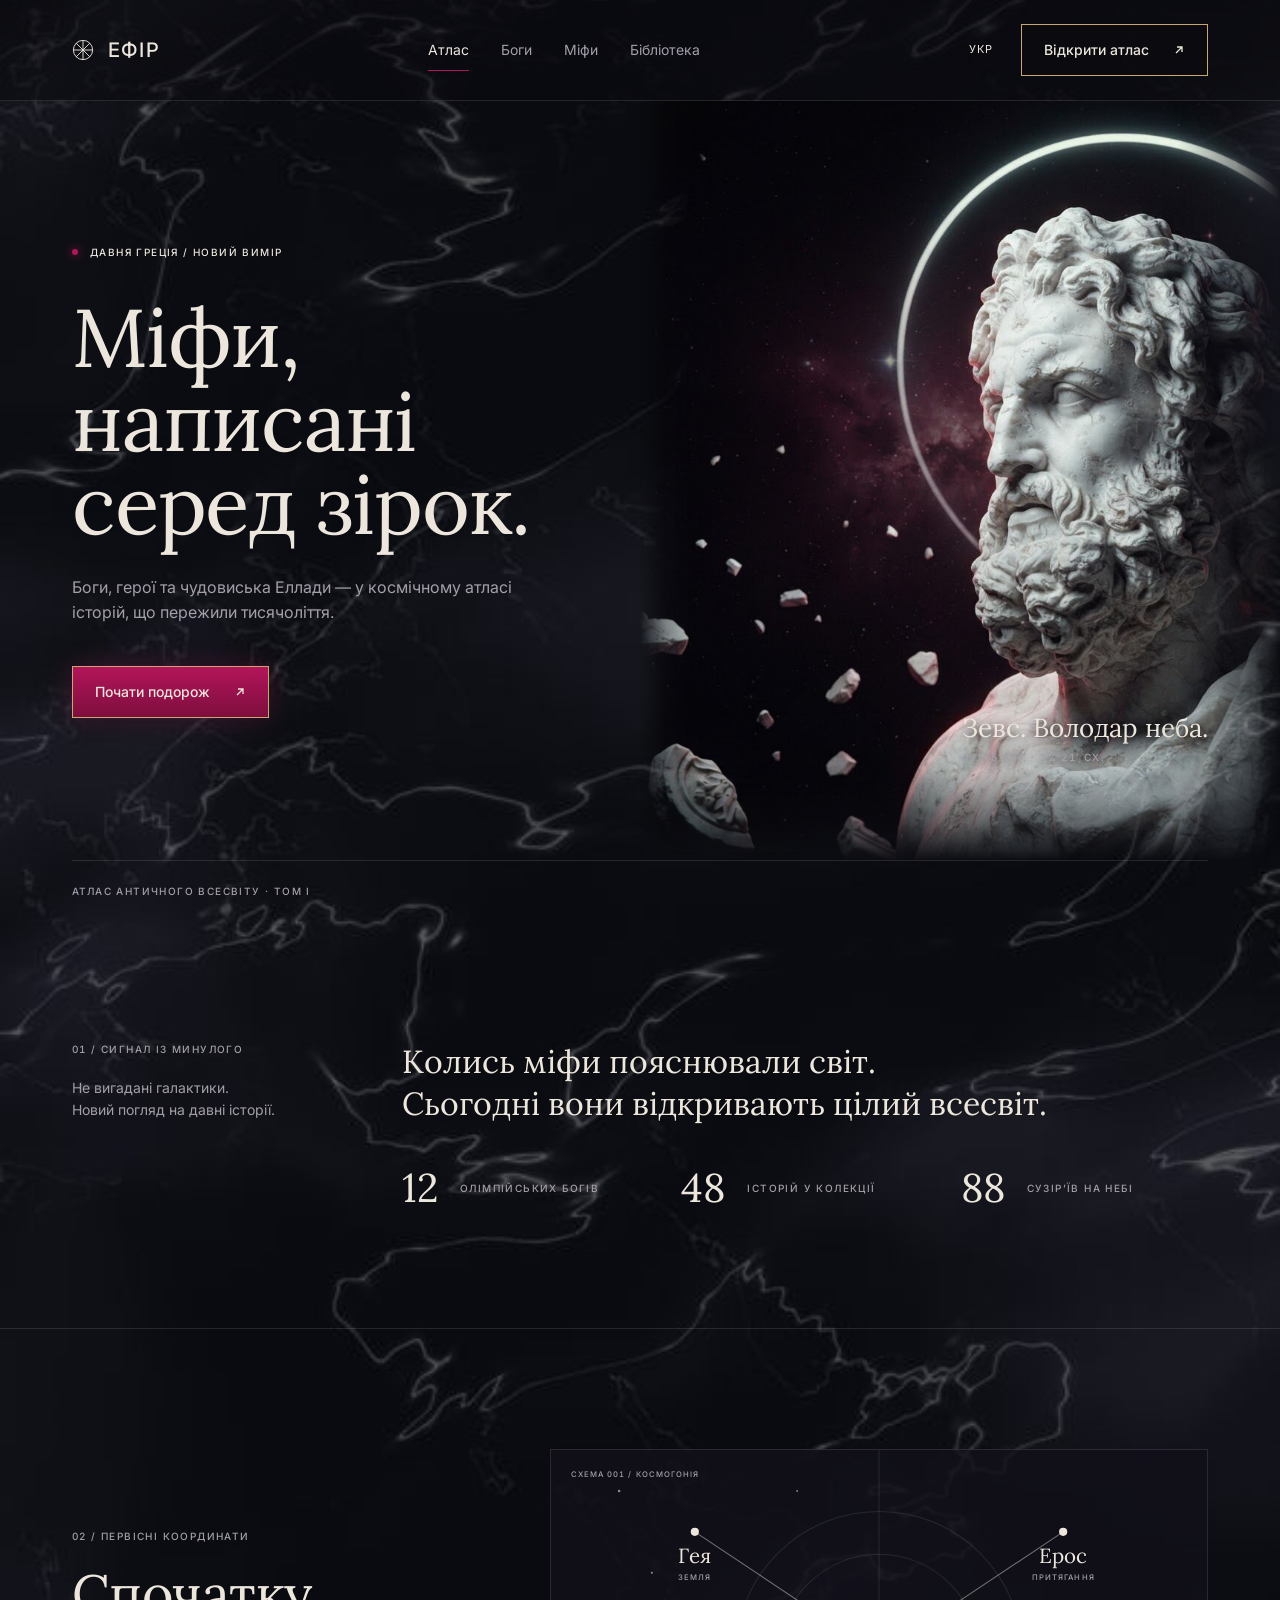
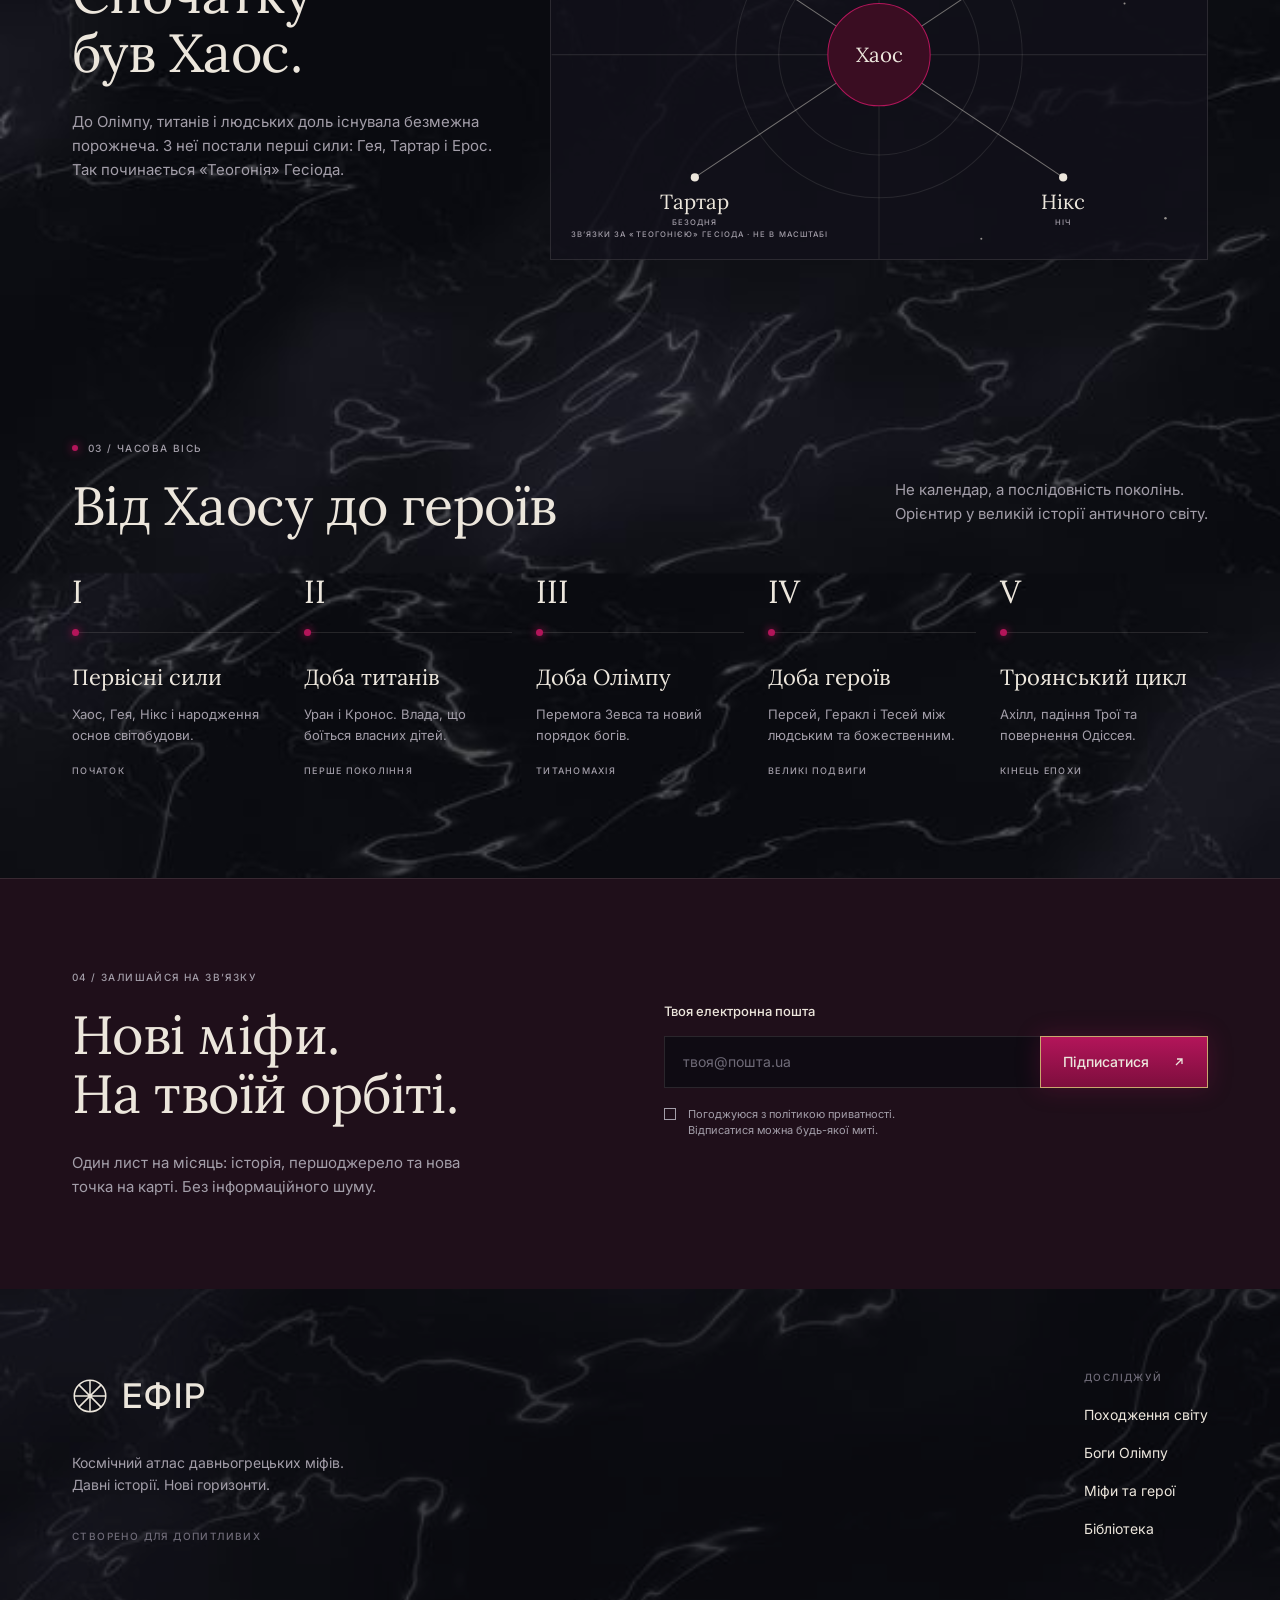
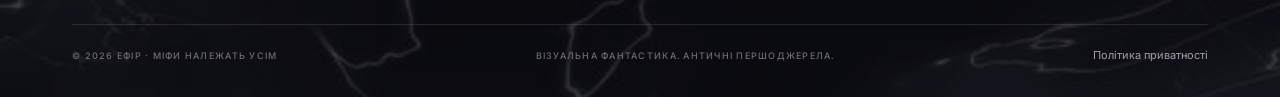
<file: index.html>
<!DOCTYPE html>
<html lang="uk">
<head>
  <meta charset="UTF-8">
  <meta name="viewport" content="width=device-width, initial-scale=1.0">
  <title>ЕФІР — космічний атлас міфів</title>
  <meta name="description" content="Боги, герої та чудовиська Еллади — у космічному атласі історій, що пережили тисячоліття.">
  <link rel="preconnect" href="https://fonts.googleapis.com">
  <link rel="preconnect" href="https://fonts.gstatic.com" crossorigin>
  <link href="https://fonts.googleapis.com/css2?family=Inter:wght@400;500;600&family=Lora:wght@400;500&display=swap" rel="stylesheet">
  <link rel="stylesheet" href="css/base.css">
  <link rel="stylesheet" href="css/layout.css">
  <link rel="stylesheet" href="css/home.css">
  <link rel="stylesheet" href="css/responsive.css">
</head>
<body>

  <!-- HEADER -->
  <header class="header">
    <div class="container header__inner">
      <a href="#" class="logo" aria-label="Ефір — на головну">
        <svg class="logo__icon" viewBox="0 0 24 24" aria-hidden="true">
          <circle cx="12" cy="12" r="10.5" />
          <path d="M12 1.5v21M1.5 12h21M4.6 4.6l14.8 14.8M19.4 4.6L4.6 19.4" />
        </svg>
        <span class="logo__text">ЕФІР</span>
      </a>

      <nav class="nav" id="nav" aria-label="Основна навігація">
        <ul class="nav__list">
          <li><a href="#" class="nav__link is-active" aria-current="page">Атлас</a></li>
          <li><a href="gods.html" class="nav__link">Боги</a></li>
          <li><a href="myths.html" class="nav__link">Міфи</a></li>
          <li><a href="library.html" class="nav__link">Бібліотека</a></li>
        </ul>
      </nav>

      <div class="header__actions">
        <button class="lang" type="button">УКР</button>
        <a href="index.html" class="btn btn--outline header__cta">
          Відкрити атлас
          <svg class="btn__arrow" viewBox="0 0 12 12" aria-hidden="true"><path d="M3 9l6-6M4 3h5v5" /></svg>
        </a>
        <button class="burger" type="button" aria-label="Меню" aria-expanded="false" aria-controls="nav">
          <span></span><span></span><span></span>
        </button>
      </div>
    </div>
  </header>

  <main>
    <!-- HERO -->
    <section class="hero">
      <div class="container hero__inner">
        <div class="hero__content">
          <p class="eyebrow"><span class="dot"></span>Давня Греція / Новий вимір</p>
          <h1 class="hero__title">Міфи, написані серед зірок.</h1>
          <p class="hero__text">Боги, герої та чудовиська Еллади — у космічному атласі історій, що пережили тисячоліття.</p>
          <a href="#" class="btn btn--primary">
            Почати подорож
            <svg class="btn__arrow" viewBox="0 0 12 12" aria-hidden="true"><path d="M3 9l6-6M4 3h5v5" /></svg>
          </a>
        </div>

        <figure class="hero__media">
          <img src="assets/zeus.jpg" alt="Мармуровий бюст Зевса в космосі з сяючим кільцем" width="1024" height="1024">
          <figcaption class="hero__caption">
            <span class="hero__caption-title">Зевс. Володар неба.</span>
            <span class="mono">40°05′ Пн. · 22°21′ Сх.</span>
          </figcaption>
        </figure>
      </div>
      <div class="container">
        <p class="hero__volume mono">Атлас античного всесвіту · Том I</p>
      </div>
    </section>

    <!-- 01 INTRO -->
    <section class="intro">
      <div class="container intro__inner">
        <div class="intro__aside">
          <p class="label mono">01 / Сигнал із минулого</p>
          <p class="intro__note">Не вигадані галактики.<br>Новий погляд на давні історії.</p>
        </div>
        <div class="intro__main">
          <h2 class="intro__title">Колись міфи пояснювали світ.<br>Сьогодні вони відкривають цілий всесвіт.</h2>
          <ul class="stats">
            <li class="stats__item"><span class="stats__num">12</span><span class="stats__label mono">Олімпійських богів</span></li>
            <li class="stats__item"><span class="stats__num">48</span><span class="stats__label mono">Історій у колекції</span></li>
            <li class="stats__item"><span class="stats__num">88</span><span class="stats__label mono">Сузір’їв на небі</span></li>
          </ul>
        </div>
      </div>
    </section>

    <!-- 02 CHAOS -->
    <section class="chaos">
      <div class="container chaos__inner">
        <div class="chaos__content">
          <p class="label mono">02 / Первісні координати</p>
          <h2 class="section-title">Спочатку<br class="br-desktop"> був Хаос.</h2>
          <p class="chaos__text">До Олімпу, титанів і людських доль існувала безмежна порожнеча. З неї постали перші сили: Гея, Тартар і Ерос. Так починається «Теогонія» Гесіода.</p>
        </div>

        <figure class="scheme" aria-label="Схема космогонії: від Хаосу постають Гея, Ерос, Тартар і Нікс">
          <p class="scheme__label scheme__label--top mono">Схема 001 / Космогонія</p>
          <svg class="scheme__svg" viewBox="0 0 640 400" preserveAspectRatio="xMidYMid meet" aria-hidden="true">
            <g class="scheme__grid">
              <line x1="320" y1="0" x2="320" y2="400" />
              <line x1="0" y1="200" x2="640" y2="200" />
              <circle cx="320" cy="200" r="140" />
              <circle cx="320" cy="200" r="98" />
            </g>
            <g class="scheme__links">
              <line x1="320" y1="200" x2="140" y2="80" />
              <line x1="320" y1="200" x2="500" y2="80" />
              <line x1="320" y1="200" x2="140" y2="320" />
              <line x1="320" y1="200" x2="500" y2="320" />
            </g>
            <g class="scheme__stars">
              <circle cx="66" cy="40" r="1.2" /><circle cx="98" cy="120" r="1" /><circle cx="560" cy="150" r="1" />
              <circle cx="600" cy="360" r="1.2" /><circle cx="240" cy="40" r="0.9" /><circle cx="420" cy="380" r="1" />
            </g>
            <circle class="scheme__core" cx="320" cy="200" r="50" />
            <g class="scheme__nodes">
              <circle cx="140" cy="80" r="4" /><circle cx="500" cy="80" r="4" />
              <circle cx="140" cy="320" r="4" /><circle cx="500" cy="320" r="4" />
            </g>
          </svg>
          <span class="scheme__node scheme__node--core">Хаос</span>
          <span class="scheme__node" style="--x:21.9%;--y:23%">Гея<small class="mono">Земля</small></span>
          <span class="scheme__node" style="--x:78.1%;--y:23%">Ерос<small class="mono">Притягання</small></span>
          <span class="scheme__node" style="--x:21.9%;--y:83%">Тартар<small class="mono">Безодня</small></span>
          <span class="scheme__node" style="--x:78.1%;--y:83%">Нікс<small class="mono">Ніч</small></span>
          <p class="scheme__label scheme__label--bottom mono">Зв’язки за «Теогонією» Гесіода · не в масштабі</p>
        </figure>
      </div>
    </section>

    <!-- 03 TIMELINE -->
    <section class="timeline">
      <div class="container">
        <div class="timeline__head">
          <div>
            <p class="label mono"><span class="dot"></span>03 / Часова вісь</p>
            <h2 class="section-title">Від Хаосу до героїв</h2>
          </div>
          <p class="timeline__lead">Не календар, а послідовність поколінь.<br>Орієнтир у великій історії античного світу.</p>
        </div>

        <ol class="timeline__list">
          <li class="era">
            <span class="era__num">I</span>
            <h3 class="era__title">Первісні сили</h3>
            <p class="era__text">Хаос, Гея, Нікс і народження основ світобудови.</p>
            <p class="era__tag mono">Початок</p>
          </li>
          <li class="era">
            <span class="era__num">II</span>
            <h3 class="era__title">Доба титанів</h3>
            <p class="era__text">Уран і Кронос. Влада, що боїться власних дітей.</p>
            <p class="era__tag mono">Перше покоління</p>
          </li>
          <li class="era">
            <span class="era__num">III</span>
            <h3 class="era__title">Доба Олімпу</h3>
            <p class="era__text">Перемога Зевса та новий порядок богів.</p>
            <p class="era__tag mono">Титаномахія</p>
          </li>
          <li class="era">
            <span class="era__num">IV</span>
            <h3 class="era__title">Доба героїв</h3>
            <p class="era__text">Персей, Геракл і Тесей між людським та божественним.</p>
            <p class="era__tag mono">Великі подвиги</p>
          </li>
          <li class="era">
            <span class="era__num">V</span>
            <h3 class="era__title">Троянський цикл</h3>
            <p class="era__text">Ахілл, падіння Трої та повернення Одіссея.</p>
            <p class="era__tag mono">Кінець епохи</p>
          </li>
        </ol>
      </div>
    </section>

    <!-- 04 SUBSCRIBE -->
    <section class="subscribe">
      <div class="container subscribe__inner">
        <div class="subscribe__content">
          <p class="label mono">04 / Залишайся на зв’язку</p>
          <h2 class="section-title">Нові міфи.<br>На твоїй орбіті.</h2>
          <p class="subscribe__text">Один лист на місяць: історія, першоджерело та нова точка на карті. Без інформаційного шуму.</p>
        </div>

        <form class="form" action="#" novalidate>
          <label class="form__label" for="email">Твоя електронна пошта</label>
          <div class="form__row">
            <input class="form__input" type="email" id="email" name="email" placeholder="твоя@пошта.ua" required autocomplete="email">
            <button class="btn btn--primary form__btn" type="submit">
              Підписатися
              <svg class="btn__arrow" viewBox="0 0 12 12" aria-hidden="true"><path d="M3 9l6-6M4 3h5v5" /></svg>
            </button>
          </div>
          <label class="checkbox">
            <input type="checkbox" name="agree" required>
            <span class="checkbox__box" aria-hidden="true"></span>
            <span class="checkbox__text">Погоджуюся з політикою приватності.<br>Відписатися можна будь-якої миті.</span>
          </label>
        </form>
      </div>
    </section>
  </main>

  <!-- FOOTER -->
  <footer class="footer">
    <div class="container">
      <div class="footer__top">
        <div class="footer__brand">
          <a href="#" class="logo logo--lg" aria-label="Ефір — на головну">
            <svg class="logo__icon" viewBox="0 0 24 24" aria-hidden="true">
              <circle cx="12" cy="12" r="10.5" />
              <path d="M12 1.5v21M1.5 12h21M4.6 4.6l14.8 14.8M19.4 4.6L4.6 19.4" />
            </svg>
            <span class="logo__text">ЕФІР</span>
          </a>
          <p class="footer__text">Космічний атлас давньогрецьких міфів.<br>Давні історії. Нові горизонти.</p>
          <p class="mono footer__muted">Створено для допитливих</p>
        </div>

        <nav class="footer__nav" aria-label="Навігація у футері">
          <p class="mono footer__muted">Досліджуй</p>
          <ul>
            <li><a href="#">Походження світу</a></li>
            <li><a href="gods.html">Боги Олімпу</a></li>
            <li><a href="myths.html">Міфи та герої</a></li>
            <li><a href="library.html">Бібліотека</a></li>
          </ul>
        </nav>
      </div>

      <div class="footer__bottom">
        <p class="mono">© 2026 Ефір · Міфи належать усім</p>
        <p class="mono footer__motto">Візуальна фантастика. Античні першоджерела.</p>
        <a href="#" class="footer__policy">Політика приватності</a>
      </div>
    </div>
  </footer>

  <script src="js/main.js"></script>
</body>
</html>
</file>
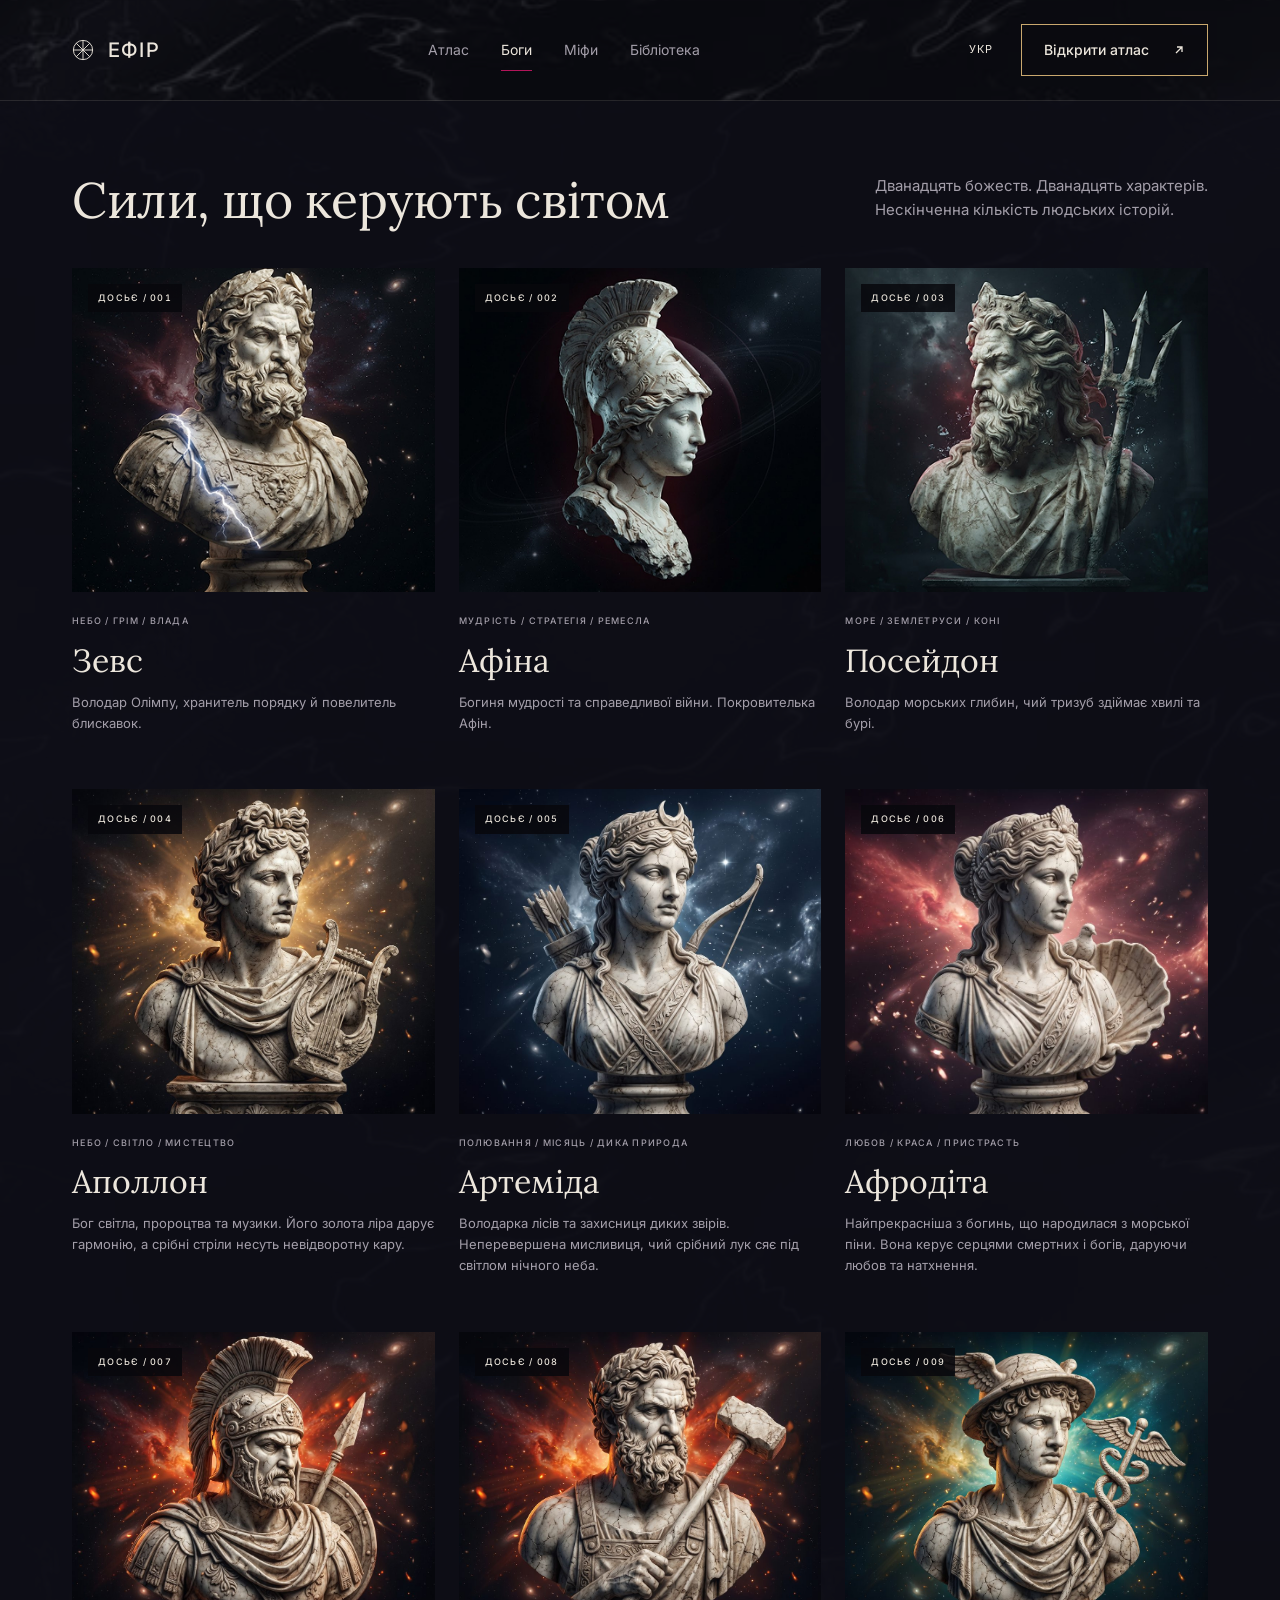
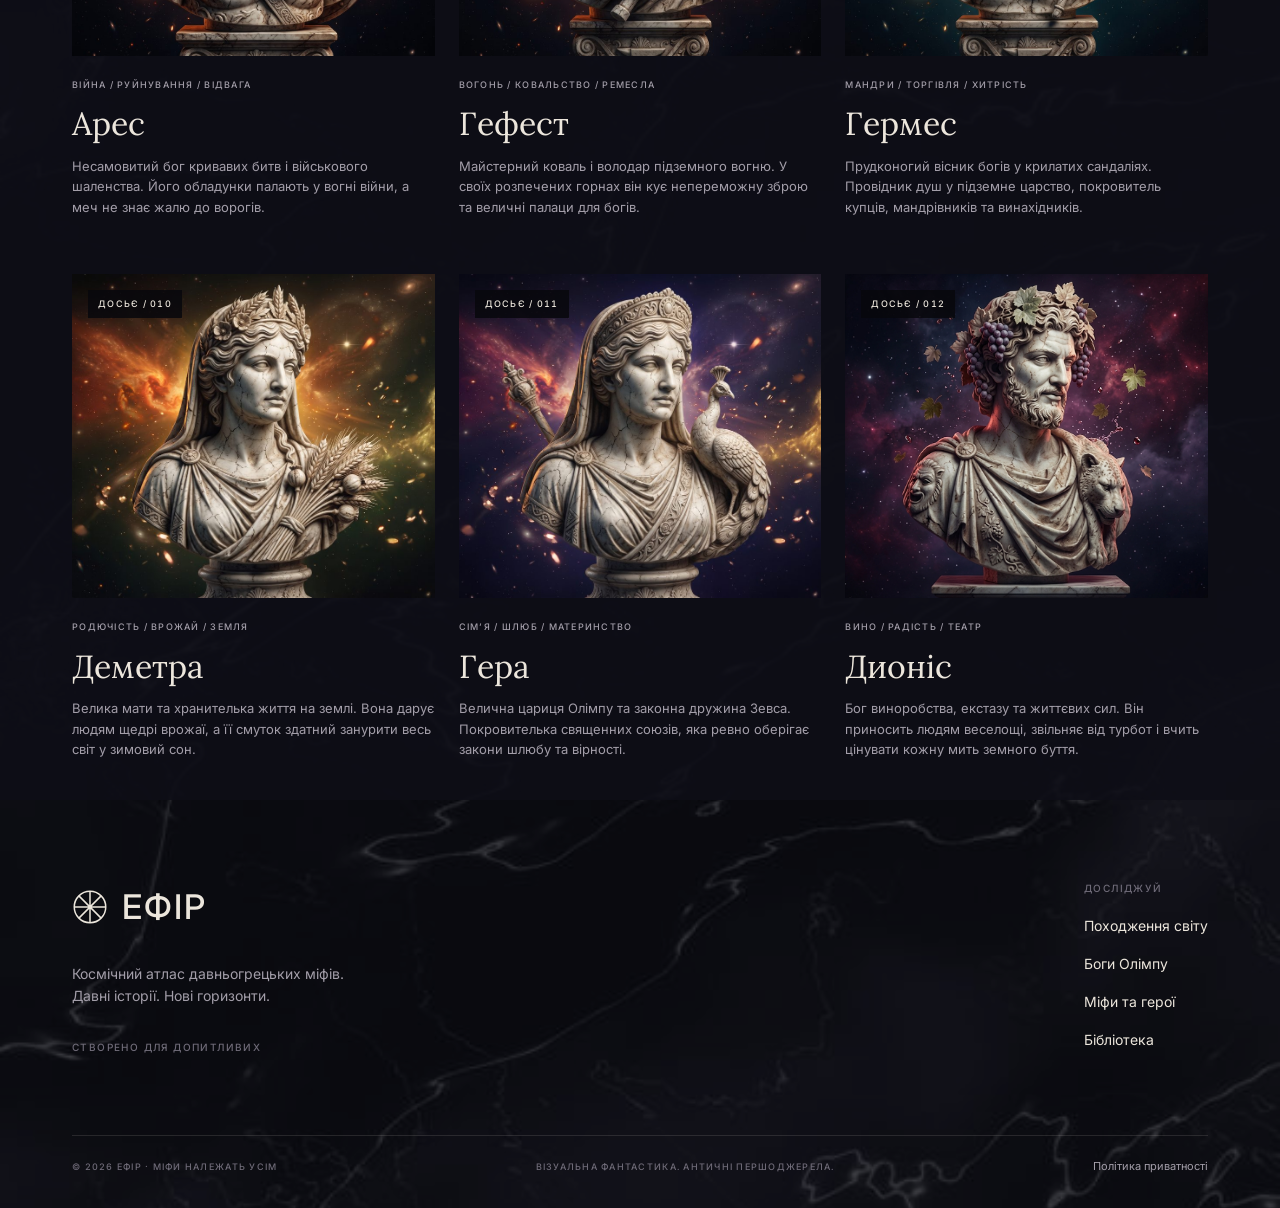
<file: gods.html>
<!DOCTYPE html>
<html lang="uk">
<head>
  <meta charset="UTF-8">
  <meta name="viewport" content="width=device-width, initial-scale=1.0">
  <title>Боги Олімпу — ЕФІР</title>
  <meta name="description" content="Дванадцять божеств. Дванадцять характерів. Нескінченна кількість людських історій.">
  <link rel="preconnect" href="https://fonts.googleapis.com">
  <link rel="preconnect" href="https://fonts.gstatic.com" crossorigin>
  <link href="https://fonts.googleapis.com/css2?family=Inter:wght@400;500;600&family=Lora:wght@400;500&display=swap" rel="stylesheet">
  <link rel="stylesheet" href="css/base.css">
  <link rel="stylesheet" href="css/layout.css">
  <link rel="stylesheet" href="css/gods.css">
  <link rel="stylesheet" href="css/responsive.css">
</head>
<body class="page-gods">

  <!-- HEADER -->
  <header class="header">
    <div class="container header__inner">
      <a href="index.html" class="logo" aria-label="Ефір — на головну">
        <svg class="logo__icon" viewBox="0 0 24 24" aria-hidden="true">
          <circle cx="12" cy="12" r="10.5" />
          <path d="M12 1.5v21M1.5 12h21M4.6 4.6l14.8 14.8M19.4 4.6L4.6 19.4" />
        </svg>
        <span class="logo__text">ЕФІР</span>
      </a>

      <nav class="nav" id="nav" aria-label="Основна навігація">
        <ul class="nav__list">
          <li><a href="index.html" class="nav__link">Атлас</a></li>
          <li><a href="gods.html" class="nav__link is-active" aria-current="page">Боги</a></li>
          <li><a href="myths.html" class="nav__link">Міфи</a></li>
          <li><a href="library.html" class="nav__link">Бібліотека</a></li>
        </ul>
      </nav>

      <div class="header__actions">
        <button class="lang" type="button">УКР</button>
        <a href="index.html" class="btn btn--outline header__cta">
          Відкрити атлас
          <svg class="btn__arrow" viewBox="0 0 12 12" aria-hidden="true"><path d="M3 9l6-6M4 3h5v5" /></svg>
        </a>
        <button class="burger" type="button" aria-label="Меню" aria-expanded="false" aria-controls="nav">
          <span></span><span></span><span></span>
        </button>
      </div>
    </div>
  </header>

  <main>
    <section class="gods">
      <div class="container">
        <div class="gods__head">
          <h1 class="gods__title">Сили, що керують світом</h1>
          <p class="gods__lead">Дванадцять божеств. Дванадцять характерів.<br>Нескінченна кількість людських історій.</p>
        </div>

        <ul class="gods__grid">
          <li class="god">
            <a href="#" class="god__link">
              <div class="god__media">
                <img src="assets/Зевс.png" alt="Мармуровий бюст: Зевс" width="416" height="372" loading="eager">
                <span class="god__badge mono">Досьє / 001</span>
              </div>
              <p class="god__tags mono">Небо / Грім / Влада</p>
              <h2 class="god__name">Зевс</h2>
              <p class="god__text">Володар Олімпу, хранитель порядку й повелитель блискавок.</p>
            </a>
          </li>
          <li class="god">
            <a href="#" class="god__link">
              <div class="god__media">
                <img src="assets/Афіна.png" alt="Мармуровий бюст: Афіна" width="416" height="372" loading="eager">
                <span class="god__badge mono">Досьє / 002</span>
              </div>
              <p class="god__tags mono">Мудрість / Стратегія / Ремесла</p>
              <h2 class="god__name">Афіна</h2>
              <p class="god__text">Богиня мудрості та справедливої війни. Покровителька Афін.</p>
            </a>
          </li>
          <li class="god">
            <a href="#" class="god__link">
              <div class="god__media">
                <img src="assets/Посейдон.png" alt="Мармуровий бюст: Посейдон" width="416" height="372" loading="eager">
                <span class="god__badge mono">Досьє / 003</span>
              </div>
              <p class="god__tags mono">Море / Землетруси / Коні</p>
              <h2 class="god__name">Посейдон</h2>
              <p class="god__text">Володар морських глибин, чий тризуб здіймає хвилі та бурі.</p>
            </a>
          </li>
          <li class="god">
            <a href="#" class="god__link">
              <div class="god__media">
                <img src="assets/Аполлон.jfif" alt="Мармуровий бюст: Аполлон" width="416" height="372" loading="lazy">
                <span class="god__badge mono">Досьє / 004</span>
              </div>
              <p class="god__tags mono">Небо / Світло / Мистецтво</p>
              <h2 class="god__name">Аполлон</h2>
              <p class="god__text">Бог світла, пророцтва та музики. Його золота ліра дарує гармонію, а срібні стріли несуть невідворотну кару.</p>
            </a>
          </li>
          <li class="god">
            <a href="#" class="god__link">
              <div class="god__media">
                <img src="assets/Артеміда.jfif" alt="Мармуровий бюст: Артеміда" width="416" height="372" loading="lazy">
                <span class="god__badge mono">Досьє / 005</span>
              </div>
              <p class="god__tags mono">Полювання / Місяць / Дика природа</p>
              <h2 class="god__name">Артеміда</h2>
              <p class="god__text">Володарка лісів та захисниця диких звірів. Неперевершена мисливиця, чий срібний лук сяє під світлом нічного неба.</p>
            </a>
          </li>
          <li class="god">
            <a href="#" class="god__link">
              <div class="god__media">
                <img src="assets/Афродіта.jfif" alt="Мармуровий бюст: Афродіта" width="416" height="372" loading="lazy">
                <span class="god__badge mono">Досьє / 006</span>
              </div>
              <p class="god__tags mono">Любов / Краса / Пристрасть</p>
              <h2 class="god__name">Афродіта</h2>
              <p class="god__text">Найпрекрасніша з богинь, що народилася з морської піни. Вона керує серцями смертних і богів, даруючи любов та натхнення.</p>
            </a>
          </li>
          <li class="god">
            <a href="#" class="god__link">
              <div class="god__media">
                <img src="assets/Арес.jfif" alt="Мармуровий бюст: Арес" width="416" height="372" loading="lazy">
                <span class="god__badge mono">Досьє / 007</span>
              </div>
              <p class="god__tags mono">Війна / Руйнування / Відвага</p>
              <h2 class="god__name">Арес</h2>
              <p class="god__text">Несамовитий бог кривавих битв і військового шаленства. Його обладунки палають у вогні війни, а меч не знає жалю до ворогів.</p>
            </a>
          </li>
          <li class="god">
            <a href="#" class="god__link">
              <div class="god__media">
                <img src="assets/Гефест.jfif" alt="Мармуровий бюст: Гефест" width="416" height="372" loading="lazy">
                <span class="god__badge mono">Досьє / 008</span>
              </div>
              <p class="god__tags mono">Вогонь / Ковальство / Ремесла</p>
              <h2 class="god__name">Гефест</h2>
              <p class="god__text">Майстерний коваль і володар підземного вогню. У своїх розпечених горнах він кує непереможну зброю та величні палаци для богів.</p>
            </a>
          </li>
          <li class="god">
            <a href="#" class="god__link">
              <div class="god__media">
                <img src="assets/Гермес.jfif" alt="Мармуровий бюст: Гермес" width="416" height="372" loading="lazy">
                <span class="god__badge mono">Досьє / 009</span>
              </div>
              <p class="god__tags mono">Мандри / Торгівля / Хитрість</p>
              <h2 class="god__name">Гермес</h2>
              <p class="god__text">Прудконогий вісник богів у крилатих сандаліях. Провідник душ у підземне царство, покровитель купців, мандрівників та винахідників.</p>
            </a>
          </li>
          <li class="god">
            <a href="#" class="god__link">
              <div class="god__media">
                <img src="assets/Деметра.jfif" alt="Мармуровий бюст: Деметра" width="416" height="372" loading="lazy">
                <span class="god__badge mono">Досьє / 010</span>
              </div>
              <p class="god__tags mono">Родючість / Врожай / Земля</p>
              <h2 class="god__name">Деметра</h2>
              <p class="god__text">Велика мати та хранителька життя на землі. Вона дарує людям щедрі врожаї, а її смуток здатний занурити весь світ у зимовий сон.</p>
            </a>
          </li>
          <li class="god">
            <a href="#" class="god__link">
              <div class="god__media">
                <img src="assets/Гера.jfif" alt="Мармуровий бюст: Гера" width="416" height="372" loading="lazy">
                <span class="god__badge mono">Досьє / 011</span>
              </div>
              <p class="god__tags mono">Сім’я / Шлюб / Материнство</p>
              <h2 class="god__name">Гера</h2>
              <p class="god__text">Велична цариця Олімпу та законна дружина Зевса. Покровителька священних союзів, яка ревно оберігає закони шлюбу та вірності.</p>
            </a>
          </li>
          <li class="god">
            <a href="#" class="god__link">
              <div class="god__media">
                <img src="assets/Дионіс.png" alt="Мармуровий бюст: Дионіс" width="416" height="372" loading="lazy">
                <span class="god__badge mono">Досьє / 012</span>
              </div>
              <p class="god__tags mono">Вино / Радість / Театр</p>
              <h2 class="god__name">Дионіс</h2>
              <p class="god__text">Бог виноробства, екстазу та життєвих сил. Він приносить людям веселощі, звільняє від турбот і вчить цінувати кожну мить земного буття.</p>
            </a>
          </li>
        </ul>
      </div>
    </section>
  </main>

  <!-- FOOTER -->
  <footer class="footer">
    <div class="container">
      <div class="footer__top">
        <div class="footer__brand">
          <a href="index.html" class="logo logo--lg" aria-label="Ефір — на головну">
            <svg class="logo__icon" viewBox="0 0 24 24" aria-hidden="true">
              <circle cx="12" cy="12" r="10.5" />
              <path d="M12 1.5v21M1.5 12h21M4.6 4.6l14.8 14.8M19.4 4.6L4.6 19.4" />
            </svg>
            <span class="logo__text">ЕФІР</span>
          </a>
          <p class="footer__text">Космічний атлас давньогрецьких міфів.<br>Давні історії. Нові горизонти.</p>
          <p class="mono footer__muted">Створено для допитливих</p>
        </div>

        <nav class="footer__nav" aria-label="Навігація у футері">
          <p class="mono footer__muted">Досліджуй</p>
          <ul>
            <li><a href="#">Походження світу</a></li>
            <li><a href="gods.html">Боги Олімпу</a></li>
            <li><a href="myths.html">Міфи та герої</a></li>
            <li><a href="library.html">Бібліотека</a></li>
          </ul>
        </nav>
      </div>

      <div class="footer__bottom">
        <p class="mono">© 2026 Ефір · Міфи належать усім</p>
        <p class="mono footer__motto">Візуальна фантастика. Античні першоджерела.</p>
        <a href="#" class="footer__policy">Політика приватності</a>
      </div>
    </div>
  </footer>

  <script src="js/main.js"></script>
</body>
</html>
</file>
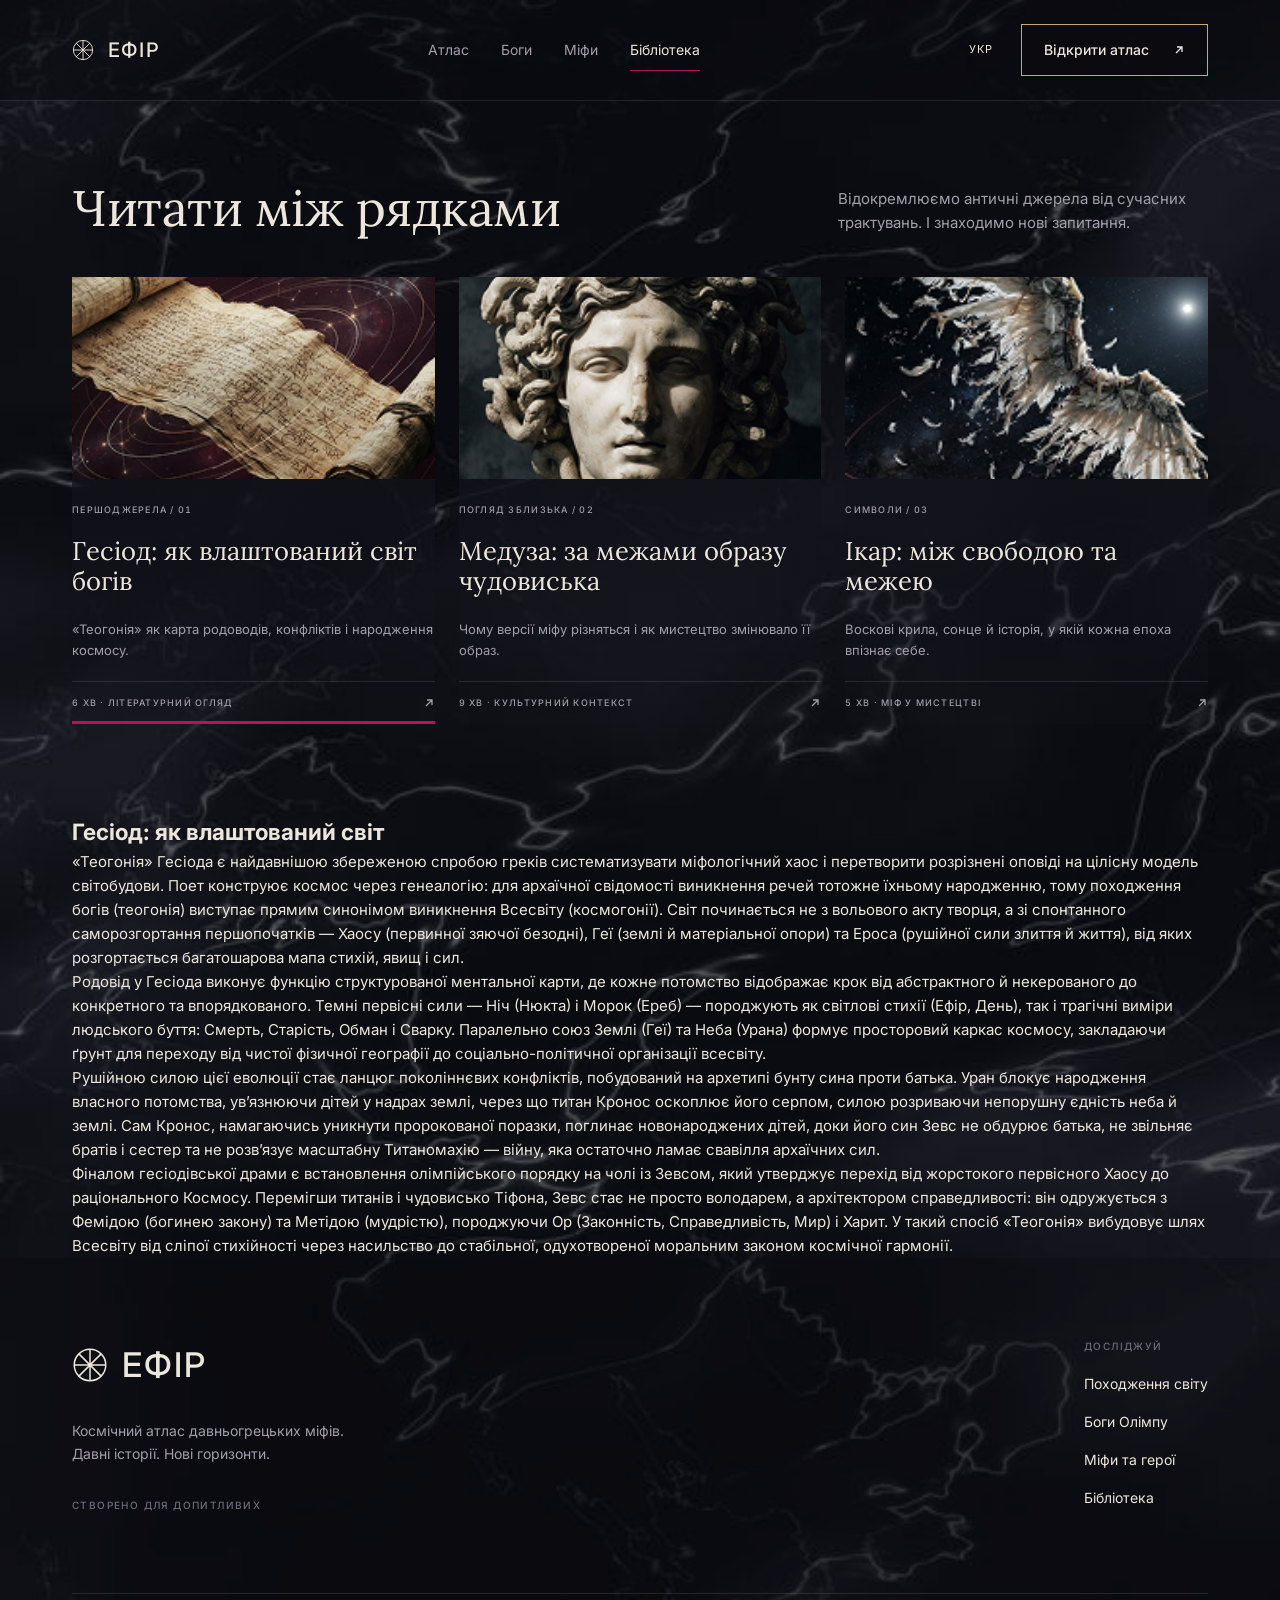
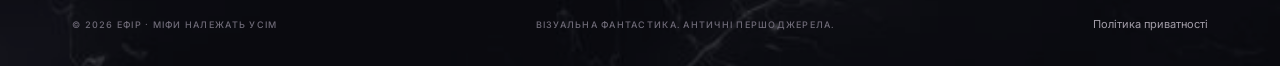
<file: library.html>
<!DOCTYPE html>
<html lang="uk">
<head>
  <meta charset="UTF-8">
  <meta name="viewport" content="width=device-width, initial-scale=1.0">
  <title>Бібліотека — ЕФІР</title>
  <meta name="description" content="Відокремлюємо античні джерела від сучасних трактувань. І знаходимо нові запитання.">
  <link rel="preconnect" href="https://fonts.googleapis.com">
  <link rel="preconnect" href="https://fonts.gstatic.com" crossorigin>
  <link href="https://fonts.googleapis.com/css2?family=Inter:wght@400;500;600&family=Lora:wght@400;500&display=swap" rel="stylesheet">
  <link rel="stylesheet" href="css/base.css">
  <link rel="stylesheet" href="css/layout.css">
  <link rel="stylesheet" href="css/library.css">
  <link rel="stylesheet" href="css/responsive.css">
</head>
<body class="page-library">

  <!-- HEADER -->
  <header class="header">
    <div class="container header__inner">
      <a href="index.html" class="logo" aria-label="Ефір — на головну">
        <svg class="logo__icon" viewBox="0 0 24 24" aria-hidden="true">
          <circle cx="12" cy="12" r="10.5" />
          <path d="M12 1.5v21M1.5 12h21M4.6 4.6l14.8 14.8M19.4 4.6L4.6 19.4" />
        </svg>
        <span class="logo__text">ЕФІР</span>
      </a>

      <nav class="nav" id="nav" aria-label="Основна навігація">
        <ul class="nav__list">
          <li><a href="index.html" class="nav__link">Атлас</a></li>
          <li><a href="gods.html" class="nav__link">Боги</a></li>
          <li><a href="myths.html" class="nav__link">Міфи</a></li>
          <li><a href="library.html" class="nav__link is-active" aria-current="page">Бібліотека</a></li>
        </ul>
      </nav>

      <div class="header__actions">
        <button class="lang" type="button">УКР</button>
        <a href="index.html" class="btn btn--outline header__cta">
          Відкрити атлас
          <svg class="btn__arrow" viewBox="0 0 12 12" aria-hidden="true"><path d="M3 9l6-6M4 3h5v5" /></svg>
        </a>
        <button class="burger" type="button" aria-label="Меню" aria-expanded="false" aria-controls="nav">
          <span></span><span></span><span></span>
        </button>
      </div>
    </div>
  </header>

  <main>
    <section class="library">
          <div class="container">
            <div class="library__head">
              <h1 class="library__title">Читати між рядками</h1>
              <p class="library__lead">Відокремлюємо античні джерела від сучасних трактувань. І знаходимо нові запитання.</p>
            </div>

            <div class="library-slider" id="library-slider">
              <div class="library-slider__controls">
                <span class="mono library-slider__counter" id="library-counter">01 / 03</span>
                <div class="library-slider__btns">
                  <button class="library-slider__btn" type="button" id="library-prev" aria-label="Попередня стаття">
                    <svg viewBox="0 0 16 16" aria-hidden="true"><path d="M10 3L5 8l5 5" /></svg>
                  </button>
                  <button class="library-slider__btn" type="button" id="library-next" aria-label="Наступна стаття">
                    <svg viewBox="0 0 16 16" aria-hidden="true"><path d="M6 3l5 5-5 5" /></svg>
                  </button>
                </div>
              </div>

              <div class="library-slider__viewport">
                <ul class="library__list" id="library-track">
                  <li class="library-slider__slide">
                    <a href="#article" class="read is-active" data-read="hesiod" aria-current="true">
                      <span class="read__media"><img src="assets/lib-scroll.png" alt="Сувій із письменами серед космічних орбіт" loading="lazy"></span>
                      <span class="read__body">
                        <span class="read__cat mono">Першоджерела / 01</span>
                        <span class="read__title">Гесіод: як влаштований світ богів</span>
                        <span class="read__text">«Теогонія» як карта родоводів, конфліктів і народження космосу.</span>
                        <span class="read__foot"><span class="mono">6 хв · Літературний огляд</span><svg class="read__arrow" viewBox="0 0 12 12" aria-hidden="true"><path d="M3 9l6-6M4 3h5v5" /></svg></span>
                      </span>
                    </a>
                  </li>
                  <li class="library-slider__slide">
                    <a href="#article" class="read" data-read="medusa">
                      <span class="read__media"><img src="assets/lib-medusa.png" alt="Мармурова голова Медузи зі зміями замість волосся" loading="lazy"></span>
                      <span class="read__body">
                        <span class="read__cat mono">Погляд зблизька / 02</span>
                        <span class="read__title">Медуза: за межами образу чудовиська</span>
                        <span class="read__text">Чому версії міфу різняться і як мистецтво змінювало її образ.</span>
                        <span class="read__foot"><span class="mono">9 хв · Культурний контекст</span><svg class="read__arrow" viewBox="0 0 12 12" aria-hidden="true"><path d="M3 9l6-6M4 3h5v5" /></svg></span>
                      </span>
                    </a>
                  </li>
                  <li class="library-slider__slide">
                    <a href="#article" class="read" data-read="icarus">
                      <span class="read__media"><img src="assets/lib-wing.png" alt="Крило з пір’я, що розсипається в космосі" loading="lazy"></span>
                      <span class="read__body">
                        <span class="read__cat mono">Символи / 03</span>
                        <span class="read__title">Ікар: між свободою та межею</span>
                        <span class="read__text">Воскові крила, сонце й історія, у якій кожна епоха впізнає себе.</span>
                        <span class="read__foot"><span class="mono">5 хв · Міф у мистецтві</span><svg class="read__arrow" viewBox="0 0 12 12" aria-hidden="true"><path d="M3 9l6-6M4 3h5v5" /></svg></span>
                      </span>
                    </a>
                  </li>
                </ul>
              </div>
            </div>
          </div>
    </section>

    <article class="article" id="article">
      <div class="container">
        <h2 class="article__title" id="article-title">Гесіод: як влаштований світ</h2>
        <div class="article__body" id="article-body">
          <p>«Теогонія» Гесіода є найдавнішою збереженою спробою греків систематизувати міфологічний хаос і перетворити розрізнені оповіді на цілісну модель світобудови. Поет конструює космос через генеалогію: для архаїчної свідомості виникнення речей тотожне їхньому народженню, тому походження богів (теогонія) виступає прямим синонімом виникнення Всесвіту (космогонії). Світ починається не з вольового акту творця, а зі спонтанного саморозгортання першопочатків — Хаосу (первинної зяючої безодні), Геї (землі й матеріальної опори) та Ероса (рушійної сили злиття й життя), від яких розгортається багатошарова мапа стихій, явищ і сил.</p>
          <p>Родовід у Гесіода виконує функцію структурованої ментальної карти, де кожне потомство відображає крок від абстрактного й некерованого до конкретного та впорядкованого. Темні первісні сили — Ніч (Нюкта) і Морок (Ереб) — породжують як світлові стихії (Ефір, День), так і трагічні виміри людського буття: Смерть, Старість, Обман і Сварку. Паралельно союз Землі (Геї) та Неба (Урана) формує просторовий каркас космосу, закладаючи ґрунт для переходу від чистої фізичної географії до соціально-політичної організації всесвіту.</p>
          <p>Рушійною силою цієї еволюції стає ланцюг поколіннєвих конфліктів, побудований на архетипі бунту сина проти батька. Уран блокує народження власного потомства, ув’язнюючи дітей у надрах землі, через що титан Кронос оскоплює його серпом, силою розриваючи непорушну єдність неба й землі. Сам Кронос, намагаючись уникнути пророкованої поразки, поглинає новонароджених дітей, доки його син Зевс не обдурює батька, не звільняє братів і сестер та не розв’язує масштабну Титаномахію — війну, яка остаточно ламає свавілля архаїчних сил.</p>
          <p>Фіналом гесіодівської драми є встановлення олімпійського порядку на чолі із Зевсом, який утверджує перехід від жорстокого первісного Хаосу до раціонального Космосу. Перемігши титанів і чудовисько Тіфона, Зевс стає не просто володарем, а архітектором справедливості: він одружується з Фемідою (богинею закону) та Метідою (мудрістю), породжуючи Ор (Законність, Справедливість, Мир) і Харит. У такий спосіб «Теогонія» вибудовує шлях Всесвіту від сліпої стихійності через насильство до стабільної, одухотвореної моральним законом космічної гармонії.</p>
        </div>
      </div>
    </article>
  </main>

  <!-- FOOTER -->
  <footer class="footer">
    <div class="container">
      <div class="footer__top">
        <div class="footer__brand">
          <a href="index.html" class="logo logo--lg" aria-label="Ефір — на головну">
            <svg class="logo__icon" viewBox="0 0 24 24" aria-hidden="true">
              <circle cx="12" cy="12" r="10.5" />
              <path d="M12 1.5v21M1.5 12h21M4.6 4.6l14.8 14.8M19.4 4.6L4.6 19.4" />
            </svg>
            <span class="logo__text">ЕФІР</span>
          </a>
          <p class="footer__text">Космічний атлас давньогрецьких міфів.<br>Давні історії. Нові горизонти.</p>
          <p class="mono footer__muted">Створено для допитливих</p>
        </div>

        <nav class="footer__nav" aria-label="Навігація у футері">
          <p class="mono footer__muted">Досліджуй</p>
          <ul>
            <li><a href="#">Походження світу</a></li>
            <li><a href="gods.html">Боги Олімпу</a></li>
            <li><a href="myths.html">Міфи та герої</a></li>
            <li><a href="library.html">Бібліотека</a></li>
          </ul>
        </nav>
      </div>

      <div class="footer__bottom">
        <p class="mono">© 2026 Ефір · Міфи належать усім</p>
        <p class="mono footer__motto">Візуальна фантастика. Античні першоджерела.</p>
        <a href="#" class="footer__policy">Політика приватності</a>
      </div>
    </div>
  </footer>

  <script src="js/main.js"></script>
  <script src="js/library.js"></script>
</body>
</html>
</file>
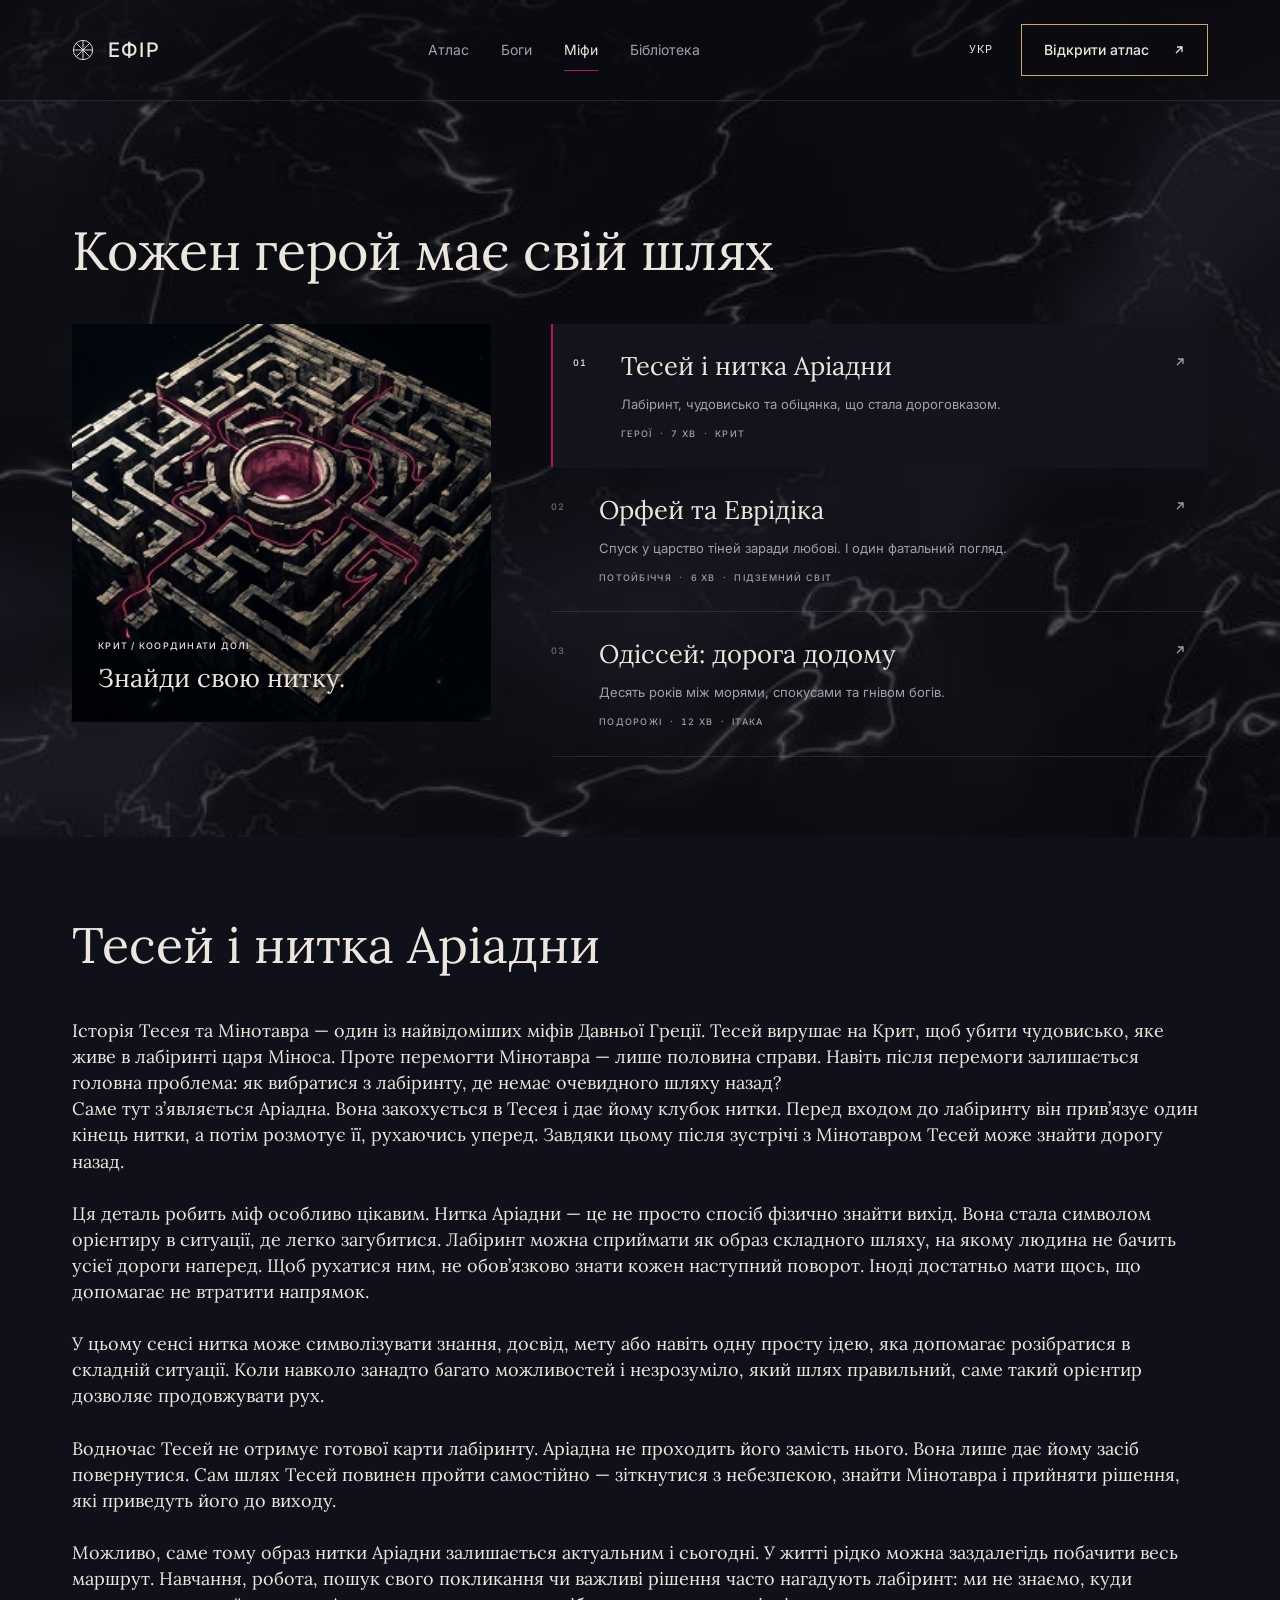
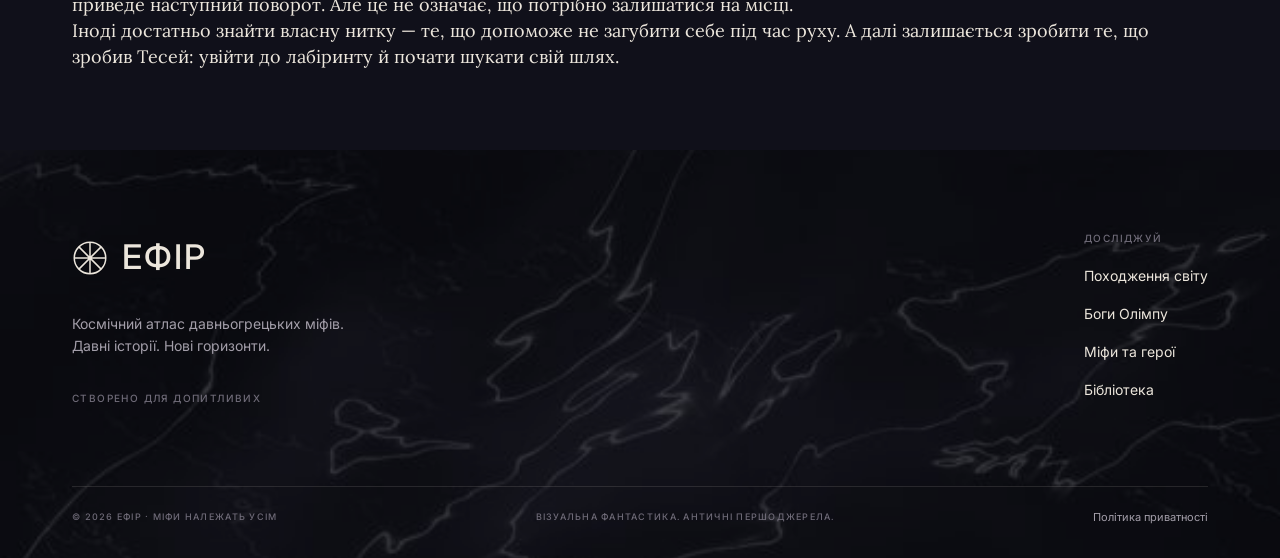
<file: myths.html>
<!DOCTYPE html>
<html lang="uk">
<head>
  <meta charset="UTF-8">
  <meta name="viewport" content="width=device-width, initial-scale=1.0">
  <title>Міфи та герої — ЕФІР</title>
  <meta name="description" content="Тесей, Орфей, Одіссей: міфи про героїв та їхні шляхи.">
  <link rel="preconnect" href="https://fonts.googleapis.com">
  <link rel="preconnect" href="https://fonts.gstatic.com" crossorigin>
  <link href="https://fonts.googleapis.com/css2?family=Inter:wght@400;500;600&family=Lora:wght@400;500&display=swap" rel="stylesheet">
  <link rel="stylesheet" href="css/base.css">
  <link rel="stylesheet" href="css/layout.css">
  <link rel="stylesheet" href="css/myths.css">
  <link rel="stylesheet" href="css/responsive.css">
</head>
<body class="page-myths">

  <!-- HEADER -->
  <header class="header">
    <div class="container header__inner">
      <a href="index.html" class="logo" aria-label="Ефір — на головну">
        <svg class="logo__icon" viewBox="0 0 24 24" aria-hidden="true">
          <circle cx="12" cy="12" r="10.5" />
          <path d="M12 1.5v21M1.5 12h21M4.6 4.6l14.8 14.8M19.4 4.6L4.6 19.4" />
        </svg>
        <span class="logo__text">ЕФІР</span>
      </a>

      <nav class="nav" id="nav" aria-label="Основна навігація">
        <ul class="nav__list">
          <li><a href="index.html" class="nav__link">Атлас</a></li>
          <li><a href="gods.html" class="nav__link">Боги</a></li>
          <li><a href="myths.html" class="nav__link is-active" aria-current="page">Міфи</a></li>
          <li><a href="library.html" class="nav__link">Бібліотека</a></li>
        </ul>
      </nav>

      <div class="header__actions">
        <button class="lang" type="button">УКР</button>
        <a href="index.html" class="btn btn--outline header__cta">
          Відкрити атлас
          <svg class="btn__arrow" viewBox="0 0 12 12" aria-hidden="true"><path d="M3 9l6-6M4 3h5v5" /></svg>
        </a>
        <button class="burger" type="button" aria-label="Меню" aria-expanded="false" aria-controls="nav">
          <span></span><span></span><span></span>
        </button>
      </div>
    </div>
  </header>

  <main>
    <section class="myths">
      <div class="container">
        <div class="myths__head">
          <h1 class="myths__title">Кожен герой має свій шлях</h1>
          <p class="myths__lead">Дванадцять божеств. Дванадцять характерів.<br>Нескінченна кількість людських історій.</p>
        </div>

        <div class="myths__layout">
          <figure class="feature" id="myth-feature">
            <img id="myth-feature-img" src="assets/labyrinth.png" alt="Кам’яний лабіринт у космосі з рожевою ниткою, що веде до центру" width="390" height="254">
            <figcaption class="feature__caption">
              <span class="mono" id="myth-feature-tag">Крит / Координати долі</span>
              <span class="feature__title" id="myth-feature-title">Знайди свою нитку.</span>
            </figcaption>
          </figure>

          <ol class="myths__list">
            <li>
              <a href="#article" class="myth is-active" data-myth="theseus" aria-current="true">
                <span class="myth__num mono">01</span>
                <span class="myth__body">
                  <span class="myth__title">Тесей і нитка Аріадни</span>
                  <span class="myth__text">Лабіринт, чудовисько та обіцянка, що стала дороговказом.</span>
                  <span class="myth__meta mono">Герої <i>·</i> 7 хв <i>·</i> Крит</span>
                </span>
                <svg class="myth__arrow" viewBox="0 0 12 12" aria-hidden="true"><path d="M3 9l6-6M4 3h5v5" /></svg>
              </a>
            </li>
            <li>
              <a href="#article" class="myth" data-myth="orpheus">
                <span class="myth__num mono">02</span>
                <span class="myth__body">
                  <span class="myth__title">Орфей та Еврідіка</span>
                  <span class="myth__text">Спуск у царство тіней заради любові. І один фатальний погляд.</span>
                  <span class="myth__meta mono">Потойбіччя <i>·</i> 6 хв <i>·</i> Підземний світ</span>
                </span>
                <svg class="myth__arrow" viewBox="0 0 12 12" aria-hidden="true"><path d="M3 9l6-6M4 3h5v5" /></svg>
              </a>
            </li>
            <li>
              <a href="#article" class="myth" data-myth="odysseus">
                <span class="myth__num mono">03</span>
                <span class="myth__body">
                  <span class="myth__title">Одіссей: дорога додому</span>
                  <span class="myth__text">Десять років між морями, спокусами та гнівом богів.</span>
                  <span class="myth__meta mono">Подорожі <i>·</i> 12 хв <i>·</i> Ітака</span>
                </span>
                <svg class="myth__arrow" viewBox="0 0 12 12" aria-hidden="true"><path d="M3 9l6-6M4 3h5v5" /></svg>
              </a>
            </li>
          </ol>
        </div>
      </div>
    </section>

    <article class="article" id="article">
      <div class="container">
        <h2 class="article__title" id="article-title">Тесей і нитка Аріадни</h2>
        <div class="article__body" id="article-body">
          <p>Історія Тесея та Мінотавра — один із найвідоміших міфів Давньої Греції. Тесей вирушає на Крит, щоб убити чудовисько, яке живе в лабіринті царя Міноса. Проте перемогти Мінотавра — лише половина справи. Навіть після перемоги залишається головна проблема: як вибратися з лабіринту, де немає очевидного шляху назад?<br>
            Саме тут з’являється Аріадна. Вона закохується в Тесея і дає йому клубок нитки. Перед входом до лабіринту він прив’язує один кінець нитки, а потім розмотує її, рухаючись уперед. Завдяки цьому після зустрічі з Мінотавром Тесей може знайти дорогу назад.</p>
          <p>Ця деталь робить міф особливо цікавим. Нитка Аріадни — це не просто спосіб фізично знайти вихід. Вона стала символом орієнтиру в ситуації, де легко загубитися. Лабіринт можна сприймати як образ складного шляху, на якому людина не бачить усієї дороги наперед. Щоб рухатися ним, не обов’язково знати кожен наступний поворот. Іноді достатньо мати щось, що допомагає не втратити напрямок.</p>
          <p>У цьому сенсі нитка може символізувати знання, досвід, мету або навіть одну просту ідею, яка допомагає розібратися в складній ситуації. Коли навколо занадто багато можливостей і незрозуміло, який шлях правильний, саме такий орієнтир дозволяє продовжувати рух.</p>
          <p>Водночас Тесей не отримує готової карти лабіринту. Аріадна не проходить його замість нього. Вона лише дає йому засіб повернутися. Сам шлях Тесей повинен пройти самостійно — зіткнутися з небезпекою, знайти Мінотавра і прийняти рішення, які приведуть його до виходу.</p>
          <p>Можливо, саме тому образ нитки Аріадни залишається актуальним і сьогодні. У житті рідко можна заздалегідь побачити весь маршрут. Навчання, робота, пошук свого покликання чи важливі рішення часто нагадують лабіринт: ми не знаємо, куди приведе наступний поворот. Але це не означає, що потрібно залишатися на місці.<br>
            Іноді достатньо знайти власну нитку — те, що допоможе не загубити себе під час руху. А далі залишається зробити те, що зробив Тесей: увійти до лабіринту й почати шукати свій шлях.</p>
        </div>
      </div>
    </article>
  </main>

  <!-- FOOTER -->
  <footer class="footer">
    <div class="container">
      <div class="footer__top">
        <div class="footer__brand">
          <a href="index.html" class="logo logo--lg" aria-label="Ефір — на головну">
            <svg class="logo__icon" viewBox="0 0 24 24" aria-hidden="true">
              <circle cx="12" cy="12" r="10.5" />
              <path d="M12 1.5v21M1.5 12h21M4.6 4.6l14.8 14.8M19.4 4.6L4.6 19.4" />
            </svg>
            <span class="logo__text">ЕФІР</span>
          </a>
          <p class="footer__text">Космічний атлас давньогрецьких міфів.<br>Давні історії. Нові горизонти.</p>
          <p class="mono footer__muted">Створено для допитливих</p>
        </div>

        <nav class="footer__nav" aria-label="Навігація у футері">
          <p class="mono footer__muted">Досліджуй</p>
          <ul>
            <li><a href="#">Походження світу</a></li>
            <li><a href="gods.html">Боги Олімпу</a></li>
            <li><a href="myths.html">Міфи та герої</a></li>
            <li><a href="library.html">Бібліотека</a></li>
          </ul>
        </nav>
      </div>

      <div class="footer__bottom">
        <p class="mono">© 2026 Ефір · Міфи належать усім</p>
        <p class="mono footer__motto">Візуальна фантастика. Античні першоджерела.</p>
        <a href="#" class="footer__policy">Політика приватності</a>
      </div>
    </div>
  </footer>

  <script src="js/main.js"></script>
  <script src="js/myths.js"></script>
</body>
</html>
</file>
<file: css/base.css>
/* ===== Tokens ===== */
:root {
  --bg: #0a0a10;
  --bg-card: rgba(18, 17, 26, 0.82);
  --wine: #1f0f1a;
  --text: #ece6dc;
  --muted: #a39ea9;
  --dim: #6f6b78;
  --line: rgba(236, 230, 220, 0.12);
  --accent: #b3155a;
  --accent-2: #7d0e3d;
  --gold: #c9a86e;

  --serif: 'Lora', Georgia, 'Times New Roman', serif;
  --sans: 'Inter', system-ui, -apple-system, 'Segoe UI', Arial, sans-serif;

  --container: 1296px;
  --gutter: 72px;
}

/* ===== Base ===== */
*, *::before, *::after { box-sizing: border-box; }

html { scroll-behavior: smooth; }

body {
  margin: 0;
  font-family: var(--sans);
  font-size: 15px;
  line-height: 1.6;
  color: var(--text);
  background: var(--bg) url('../assets/marble.jpg') center top / 100% auto repeat-y;
  -webkit-font-smoothing: antialiased;
}

body.no-scroll { overflow: hidden; }

h1, h2, h3, p, ul, ol, figure { margin: 0; padding: 0; }
ul, ol { list-style: none; }
a { color: inherit; text-decoration: none; }
img { display: block; max-width: 100%; height: auto; }
button, input { font: inherit; color: inherit; }

.container {
  width: 100%;
  max-width: calc(var(--container) + var(--gutter) * 2);
  margin-inline: auto;
  padding-inline: var(--gutter);
}

.mono {
  font-family: var(--sans);
  font-size: 10px;
  font-weight: 500;
  letter-spacing: 0.14em;
  text-transform: uppercase;
  color: var(--muted);
  font-variant-numeric: tabular-nums;
}

.label { margin-bottom: 20px; display: flex; align-items: center; gap: 10px; }

.dot {
  width: 6px; height: 6px; border-radius: 50%;
  background: var(--accent);
  box-shadow: 0 0 10px var(--accent);
  flex: none;
}

.section-title {
  font-family: var(--serif);
  font-weight: 400;
  font-size: clamp(34px, 4.2vw, 56px);
  line-height: 1.1;
  letter-spacing: -0.01em;
}

/* ===== Buttons ===== */
.btn {
  display: inline-flex;
  align-items: center;
  justify-content: center;
  gap: 24px;
  height: 52px;
  padding-inline: 22px;
  font-size: 14px;
  font-weight: 500;
  border: 1px solid transparent;
  cursor: pointer;
  transition: filter .2s, background-color .2s, border-color .2s;
}
.btn__arrow { width: 12px; height: 12px; fill: none; stroke: currentColor; stroke-width: 1.3; }

.btn--primary {
  background: linear-gradient(180deg, var(--accent) 0%, var(--accent-2) 100%);
  border-color: var(--gold);
  box-shadow: 0 0 24px rgba(179, 21, 90, 0.25);
}
.btn--primary:hover { filter: brightness(1.15); }

.btn--outline {
  background: rgba(10, 10, 16, 0.6);
  border-color: var(--gold);
}
.btn--outline:hover { background: rgba(201, 168, 110, 0.12); }

:focus-visible { outline: 1px solid var(--gold); outline-offset: 3px; }
</file>
<file: css/layout.css>
/* ===== Header ===== */
.header {
  position: relative;
  z-index: 20;
  border-bottom: 1px solid var(--line);
  background: rgba(10, 10, 16, 0.55);
}
.header__inner {
  display: flex;
  align-items: center;
  justify-content: space-between;
  height: 100px;
}

.logo { display: inline-flex; align-items: center; gap: 14px; }
.logo__icon { width: 22px; height: 22px; fill: none; stroke: var(--text); stroke-width: 1; }
.logo__text { font-size: 20px; font-weight: 500; letter-spacing: 0.06em; }
.logo--lg .logo__icon { width: 36px; height: 36px; }
.logo--lg .logo__text { font-size: 34px; }

.nav__list { display: flex; gap: 32px; }
.nav__link {
  position: relative;
  display: block;
  padding-block: 8px;
  font-size: 14px;
  color: var(--muted);
  transition: color .2s;
}
.nav__link:hover, .nav__link.is-active { color: var(--text); }
.nav__link.is-active::after {
  content: '';
  position: absolute; left: 0; right: 0; bottom: -2px;
  height: 1px; background: var(--accent);
}

.header__actions { display: flex; align-items: center; gap: 28px; }
.lang {
  background: none; border: 0; padding: 0; cursor: pointer;
  font-size: 11px; letter-spacing: 0.1em;
}

.burger {
  display: none;
  width: 32px; height: 32px;
  padding: 0;
  background: none; border: 0; cursor: pointer;
  flex-direction: column; justify-content: center; gap: 6px;
}
.burger span { display: block; height: 1.5px; background: var(--text); transition: transform .25s, opacity .25s; }

/* ===== Footer ===== */
.footer { padding-top: 80px; background: rgba(10, 10, 16, 0.35); }
.footer__top {
  display: flex;
  justify-content: space-between;
  gap: 48px;
  padding-bottom: 80px;
}
.footer__text { margin-block: 28px 32px; color: var(--muted); font-size: 14px; }
.footer__muted { color: var(--dim); }
.footer__nav ul { display: grid; gap: 14px; margin-top: 18px; }
.footer__nav a { font-size: 14px; transition: color .2s; }
.footer__nav a:hover { color: var(--gold); }

.footer__bottom {
  display: flex;
  justify-content: space-between;
  align-items: center;
  gap: 24px;
  padding-block: 22px 32px;
  border-top: 1px solid var(--line);
}
.footer__bottom .mono { color: var(--dim); font-size: 9px; }
.footer__policy { font-size: 11px; color: var(--muted); }
.footer__policy:hover { color: var(--text); }
</file>
<file: css/home.css>
/* ===== Hero ===== */
.hero__inner {
  display: grid;
  grid-template-columns: 1fr 1fr;
  align-items: center;
  min-height: 760px;
}
.hero__content { position: relative; z-index: 2; padding-block: 60px; }

.eyebrow {
  display: flex; align-items: center; gap: 12px;
  margin-bottom: 36px;
  font-size: 10px; font-weight: 500; letter-spacing: 0.14em; text-transform: uppercase;
}

.hero__title {
  max-width: 560px;
  font-family: var(--serif);
  font-weight: 400;
  font-size: clamp(44px, 6.4vw, 92px);
  line-height: 1.02;
  letter-spacing: -0.015em;
}
.hero__text {
  max-width: 440px;
  margin-block: 28px 40px;
  font-size: 16px;
  color: var(--muted);
}

.hero__media {
  position: relative;
  align-self: stretch;
  margin-right: calc(var(--gutter) * -1);
}
.hero__media img {
  width: 100%;
  height: 100%;
  object-fit: cover;
  object-position: left center;
  -webkit-mask-image: linear-gradient(to right, transparent 0, #000 22%), linear-gradient(to top, transparent 0, #000 12%);
  -webkit-mask-composite: source-in;
          mask-image: linear-gradient(to right, transparent 0, #000 22%), linear-gradient(to top, transparent 0, #000 12%);
          mask-composite: intersect;
}
.hero__caption {
  position: absolute;
  right: var(--gutter);
  bottom: 96px;
  display: flex; flex-direction: column; gap: 6px;
}
.hero__caption-title { font-family: var(--serif); font-size: 26px; line-height: 1.2; }
.hero__caption { text-shadow: 0 1px 12px rgba(0, 0, 0, 0.85); }

.hero__volume {
  padding-block: 22px;
  border-top: 1px solid var(--line);
  margin-top: -1px;
  position: relative;
  z-index: 2;
}

/* ===== Intro ===== */
.intro { padding-block: 120px; border-bottom: 1px solid var(--line); }
.intro__inner {
  display: grid;
  grid-template-columns: 330px 1fr;
  gap: 0;
}
.intro__note { color: var(--muted); font-size: 14px; }
.intro__title {
  font-family: var(--serif);
  font-weight: 400;
  font-size: clamp(24px, 2.5vw, 34px);
  line-height: 1.3;
}
.stats {
  display: grid;
  grid-template-columns: repeat(3, 1fr);
  gap: 32px;
  margin-top: 44px;
}
.stats__item { display: flex; align-items: center; gap: 22px; }
.stats__num { font-family: var(--serif); font-size: 40px; line-height: 1; }

/* ===== Chaos ===== */
.chaos { padding-block: 120px 90px; }
.chaos__inner {
  display: grid;
  grid-template-columns: minmax(0, 430px) minmax(0, 795px);
  justify-content: space-between;
  align-items: center;
  gap: 48px;
}
.chaos__text { margin-top: 28px; max-width: 430px; color: var(--muted); font-size: 15px; }

.scheme {
  position: relative;
  aspect-ratio: 640 / 400;
  background: var(--bg-card);
  border: 1px solid var(--line);
}
.scheme__svg { position: absolute; inset: 0; width: 100%; height: 100%; }
.scheme__grid { stroke: rgba(236, 230, 220, 0.1); fill: none; stroke-width: 1; }
.scheme__links { stroke: rgba(236, 230, 220, 0.45); stroke-width: 1; }
.scheme__stars { fill: rgba(236, 230, 220, 0.6); }
.scheme__core { fill: #3a0d22; stroke: var(--accent); stroke-width: 1; }
.scheme__nodes { fill: var(--text); }

.scheme__node {
  position: absolute;
  left: var(--x); top: var(--y);
  transform: translateX(-50%);
  display: flex; flex-direction: column; align-items: center; gap: 4px;
  font-family: var(--serif);
  font-size: clamp(13px, 1.6vw, 22px);
  line-height: 1.2;
  white-space: nowrap;
}
.scheme__node small { font-size: clamp(6px, 0.6vw, 8px); }
.scheme__node--core { left: 50%; top: 50%; transform: translate(-50%, -50%); }

.scheme__label { position: absolute; left: 3%; font-size: clamp(6px, 0.6vw, 8px); }
.scheme__label--top { top: 4.5%; }
.scheme__label--bottom { bottom: 4.5%; }

/* ===== Timeline ===== */
.timeline { padding-block: 90px 100px; }
.timeline__head {
  display: flex;
  justify-content: space-between;
  align-items: flex-end;
  gap: 32px;
  margin-bottom: 40px;
}
.timeline__lead { color: var(--muted); font-size: 15px; padding-bottom: 10px; }

.timeline__list {
  display: grid;
  grid-template-columns: repeat(5, 1fr);
  gap: 24px;
}
.era__num {
  display: block;
  font-family: var(--serif);
  font-size: 32px;
  line-height: 1;
  padding-bottom: 28px;
  position: relative;
}
.era__num::before,
.era__num::after { content: ''; position: absolute; bottom: 0; }
.era__num::before { left: 0; right: 0; height: 1px; background: var(--line); transform: translateY(-3px); }
.era__num::after {
  left: 0; width: 7px; height: 7px; border-radius: 50%;
  background: var(--accent); box-shadow: 0 0 8px var(--accent);
}
.era__title { margin-block: 28px 14px; font-family: var(--serif); font-weight: 400; font-size: 22px; line-height: 1.2; }
.era__text { font-size: 13px; color: var(--muted); max-width: 240px; }
.era__tag { margin-top: 18px; font-size: 9px; }

/* ===== Subscribe ===== */
.subscribe {
  background: var(--wine);
  border-top: 1px solid var(--line);
  padding-block: 90px;
}
.subscribe__inner {
  display: grid;
  grid-template-columns: 1fr 1fr;
  gap: 48px;
  align-items: start;
}
.subscribe__text { margin-top: 28px; max-width: 430px; color: var(--muted); font-size: 15px; }

.form { padding-top: 32px; }
.form__label { display: block; margin-bottom: 14px; font-size: 13px; font-weight: 500; }
.form__row { display: flex; }
.form__input {
  flex: 1;
  min-width: 0;
  height: 52px;
  padding-inline: 18px;
  background: rgba(10, 10, 16, 0.75);
  border: 1px solid var(--line);
  border-right: 0;
  font-size: 14px;
}
.form__input::placeholder { color: var(--dim); }
.form__input:focus { outline: none; border-color: var(--gold); }
.form__btn { flex: none; }

.checkbox {
  display: flex; gap: 12px;
  margin-top: 18px;
  font-size: 11px; color: var(--muted); line-height: 1.5;
  cursor: pointer;
}
.checkbox input { position: absolute; opacity: 0; pointer-events: none; }
.checkbox__box {
  flex: none;
  width: 12px; height: 12px;
  margin-top: 2px;
  border: 1px solid var(--muted);
  position: relative;
}
.checkbox input:checked + .checkbox__box { background: var(--accent); border-color: var(--accent); }
.checkbox input:checked + .checkbox__box::after {
  content: ''; position: absolute; left: 3px; top: 0;
  width: 3px; height: 7px;
  border: solid var(--text); border-width: 0 1.5px 1.5px 0;
  transform: rotate(45deg);
}
.checkbox input:focus-visible + .checkbox__box { outline: 1px solid var(--gold); outline-offset: 2px; }

.hero__media {
  position: relative;
}

.hero__media img {
  display: block;
  -webkit-mask-image:
    linear-gradient(
      to right,
      transparent 0%,
      rgba(0, 0, 0, 0.7) 4%,
      #000 8%,
      #000 84%,
      rgba(0, 0, 0, 0.55) 93%,
      transparent 100%
    ),
    linear-gradient(
      to bottom,
      #000 88%,
      rgba(0, 0, 0, 0.55) 95%,
      transparent 100%
    );
  -webkit-mask-composite: source-in;
  mask-image:
    linear-gradient(
      to right,
      transparent 0%,
      rgba(0, 0, 0, 0.7) 4%,
      #000 8%,
      #000 84%,
      rgba(0, 0, 0, 0.55) 93%,
      transparent 100%
    ),
    linear-gradient(
      to bottom,
      #000 88%,
      rgba(0, 0, 0, 0.55) 95%,
      transparent 100%
    );
  mask-composite: intersect;
}
</file>
<file: css/responsive.css>
/* ===== Tablet ≤ 1100 ===== */
@media (max-width: 1100px) {
  :root { --gutter: 40px; }

  .header__inner { height: 80px; }
  .header__cta { display: none; }

  .hero__inner { min-height: 520px; grid-template-columns: 1.15fr 1fr; }
  .hero__caption { bottom: 40px; right: var(--gutter); }
  .hero__caption-title { font-size: 22px; }
  .hero__volume { display: none; }

  .intro { padding-block: 80px; }
  .intro__inner { grid-template-columns: 1fr; }
  .intro__aside { display: none; }
  .stats { gap: 20px; }

  .chaos { padding-block: 64px; }
  .chaos__inner { grid-template-columns: 1fr; gap: 40px; }
  .chaos__text { max-width: 640px; }
  .br-desktop { display: none; }

  .timeline { padding-block: 40px 70px; }
  .timeline__lead { display: none; }
  .timeline__list { grid-template-columns: repeat(3, 1fr); row-gap: 24px; }

  .subscribe { padding-block: 64px; }
  .subscribe__inner { grid-template-columns: 1fr; gap: 24px; }
  .form { padding-top: 16px; }
}

/* ===== Mobile ≤ 640 ===== */
@media (max-width: 640px) {
  :root { --gutter: 18px; }

  .header__inner { height: 72px; }
  .lang { display: none; }
  .burger { display: flex; }

  .nav {
    position: fixed;
    inset: 72px 0 0;
    padding: 32px var(--gutter);
    background: rgba(10, 10, 16, 0.97);
    opacity: 0; visibility: hidden;
    transition: opacity .25s, visibility .25s;
  }
  .nav__list { flex-direction: column; gap: 8px; }
  .nav__link { font-family: var(--serif); font-size: 28px; }
  .nav__link.is-active::after { right: auto; width: 40px; }
  .header.is-open .nav { opacity: 1; visibility: visible; }
  .header.is-open .burger span:nth-child(1) { transform: translateY(7.5px) rotate(45deg); }
  .header.is-open .burger span:nth-child(2) { opacity: 0; }
  .header.is-open .burger span:nth-child(3) { transform: translateY(-7.5px) rotate(-45deg); }

  /* Hero: image behind the title */
  .hero__inner { grid-template-columns: 1fr; min-height: 0; }
  .hero__media {
    grid-area: 1 / 1;
    margin-left: 25%;
    align-self: start;
    height: 300px;
  }
  .hero__media img { object-position: 35% 20%; }
  .hero__caption { bottom: 52px; right: var(--gutter); }
  .hero__caption .mono { font-size: 7px; }
  .hero__caption-title { font-size: 18px; }
  .hero__content { grid-area: 1 / 1; padding-block: 12px 32px; }
  .eyebrow { margin-bottom: 64px; }
  .hero__title { font-size: 40px; max-width: 260px; }
  .hero__text { margin-top: 84px; font-size: 15px; }
  .hero__content .btn { width: 100%; max-width: 280px; margin-inline: auto; display: flex; }
  .hero__volume { display: block; padding-block: 18px 0; }

  .intro { padding-block: 32px 40px; text-align: center; }
  .intro__title { font-size: 24px; }
  .stats { grid-template-columns: 1fr; justify-items: center; gap: 18px; margin-top: 32px; }
  .stats__item { width: 190px; }
  .stats__num { font-size: 36px; width: 62px; text-align: left; }
  .stats__label { text-align: left; }

  .chaos { padding-block: 24px 40px; }
  .chaos__inner { gap: 24px; }
  .chaos__text { margin-top: 16px; font-size: 13px; }
  .scheme__label--bottom { display: none; }
  .label { margin-bottom: 14px; }
  .section-title { font-size: 34px; }

  .timeline { padding-block: 40px 56px; }
  .timeline__head { margin-bottom: 28px; }
  .timeline__list { grid-template-columns: 1fr; gap: 28px; }
  .era__num { font-size: 40px; }
  .era__text { font-size: 15px; }
  .era__tag { font-size: 10px; }

  .subscribe { padding-block: 48px; }
  .subscribe__text { font-size: 13px; margin-top: 18px; }
  .form__btn { padding-inline: 16px; gap: 12px; }

  .footer { padding-top: 40px; }
  .footer__brand { display: none; }
  .footer__top { padding-bottom: 40px; }
  .footer__nav a { font-size: 17px; }
  .footer__bottom { flex-wrap: wrap; }
  .footer__motto { display: none; }
}

@media (max-width: 1100px) {
  .page-gods .gods { background: none; }
  .gods { padding-block: 48px 24px; }
  .gods__head { flex-direction: column; align-items: flex-start; gap: 14px; margin-bottom: 28px; }
  .gods__grid { grid-template-columns: repeat(2, 1fr); gap: 40px 24px; }
}

@media (max-width: 640px) {
  .gods { padding-block: 24px 16px; }
  .gods__title { font-size: 36px; max-width: 300px; }
  .gods__lead { font-size: 14px; }
  .gods__grid { grid-template-columns: 1fr; gap: 40px; }
  .god__name { font-size: 40px; margin-block: 16px 12px; }
  .god__text { font-size: 14px; }
}

@media (max-width: 1100px) {
  .myths { padding-block: 64px 32px; }
  .myths__head { margin-bottom: 28px; }
  .myths__title { max-width: 560px; }
  .myths__layout { grid-template-columns: 1fr; gap: 0; }
  .feature { aspect-ratio: 390 / 254; }
  .feature__caption { padding: 0 24px 20px; }
  .article { padding-block: 56px; }
  .article__body { font-size: 17px; }
}

@media (max-width: 640px) {
  .myths { padding-block: 40px 24px; }
  .myths__title { font-size: 48px; }
  .myths__lead { display: block; margin-top: 14px; color: var(--muted); font-size: 15px; }
  .myths__head { margin-bottom: 48px; }
  .feature__caption { padding: 0 16px 12px; gap: 6px; }
  .feature__title { font-size: 20px; }
  .myth { gap: 18px; padding: 18px 12px 18px 0; }
  .myth.is-active { padding-left: 12px; }
  .myth__title { font-size: 19px; }
  .myth__text { font-size: 11px; margin-block: 6px 8px; }
  .myth__meta { font-size: 7px; }
  .article { padding-block: 40px 56px; }
  .article__title { font-size: 28px; margin-bottom: 28px; }
  .article__body { font-size: 14px; line-height: 1.35; }
}
@media (min-width: 1101px) {
  .feature img { position: absolute; top: 0; left: 0; }
}
@media (min-width: 641px) and (max-width: 1100px) {
  .article__title { font-size: 44px; }
}

@media (max-width: 1100px) {
  .library { padding-block: 48px 0; }
  .library__head { align-items: flex-start; }
  .library__title { max-width: 300px; }
  .library__list {
    display: flex;
    gap: 24px;
    overflow-x: auto;
    scroll-snap-type: x mandatory;
    margin-right: calc(var(--gutter) * -1);
    padding-right: var(--gutter);
    padding-bottom: 24px;
    scrollbar-width: none;
  }
  .library__list::-webkit-scrollbar { display: none; }
  .library__list > li { flex: 0 0 230px; scroll-snap-align: start; }
  .library__list .read__media { aspect-ratio: 1; }
  .read__text { font-size: 12px; }
}

@media (max-width: 640px) {
  .library { padding-block: 32px 24px; }
  .library__head { flex-direction: column; gap: 10px; margin-bottom: 32px; }
  .library__title { font-size: 40px; }
  .library__lead { padding-top: 0; font-size: 14px; }
  .library__list {
    display: grid;
    grid-template-columns: 1fr;
    gap: 32px;
    overflow: visible;
    margin-right: 0; padding: 0;
  }
  .library__list .read__media { aspect-ratio: 366 / 240; }
  .read__body { background: none; }
  .read__title { font-size: 26px; margin-block: 14px 18px; }
  .read__text { font-size: 13px; }
}

@media (max-width: 767px) {
  .library-slider {
    position: relative;
  }

  .library-slider__controls {
    display: flex;
    align-items: center;
    justify-content: space-between;
    margin-bottom: 16px;
  }

  .library-slider__counter {
    font-size: 13px;
    opacity: 0.7;
  }

  .library-slider__btns {
    display: flex;
    gap: 8px;
  }

  .library-slider__btn {
    width: 40px;
    height: 40px;
    border-radius: 50%;
    border: 1px solid rgba(255, 255, 255, 0.16);
    background: rgba(255, 255, 255, 0.03);
    color: inherit;
    display: inline-flex;
    align-items: center;
    justify-content: center;
    cursor: pointer;
    transition: border-color 0.2s ease, background-color 0.2s ease;
  }

  .library-slider__btn:hover {
    border-color: rgba(255, 255, 255, 0.45);
    background: rgba(255, 255, 255, 0.08);
  }

  .library-slider__btn svg {
    width: 16px;
    height: 16px;
    fill: none;
    stroke: currentColor;
    stroke-width: 1.6;
    stroke-linecap: round;
    stroke-linejoin: round;
  }

  .library-slider__viewport {
    overflow: hidden;
    width: 100%;
  }

  .page-library .library__list {
    display: flex;
    flex-direction: row;
    gap: 0;
    transition: transform 0.42s cubic-bezier(0.22, 1, 0.36, 1);
    will-change: transform;
  }

  .library-slider__slide {
    flex: 0 0 100%;
    width: 100%;
    min-width: 100%;
  }
}
</file>
<file: css/gods.css>
/* =========================================================
   Page: Боги (gods.html)
   ========================================================= */
.gods { padding-block: 72px 40px; }
.page-gods .gods { background: rgba(14, 14, 22, 0.92); }

.gods__head {
  display: flex;
  justify-content: space-between;
  align-items: flex-end;
  gap: 32px;
  margin-bottom: 40px;
}
.gods__title {
  font-family: var(--serif);
  font-weight: 400;
  font-size: clamp(34px, 3.9vw, 56px);
  line-height: 1.1;
  letter-spacing: -0.01em;
}
.gods__lead { color: var(--muted); font-size: 15px; padding-bottom: 6px; }

.gods__grid {
  display: grid;
  grid-template-columns: repeat(3, 1fr);
  gap: 56px 24px;
}

.god__link { display: block; }
.god__media {
  position: relative;
  aspect-ratio: 416 / 372;
  overflow: hidden;
  background: #07070b;
}
.god__media img {
  width: 100%; height: 100%;
  object-fit: cover;
  transition: transform .6s ease;
}
.god__link:hover .god__media img { transform: scale(1.04); }
.god__badge {
  position: absolute;
  top: 16px; left: 16px;
  padding: 7px 10px;
  background: rgba(8, 8, 12, 0.85);
  color: var(--text);
  font-size: 9px;
}
.god__tags { margin-top: 22px; font-size: 9px; }
.god__name {
  margin-block: 14px 14px;
  font-family: var(--serif);
  font-weight: 400;
  font-size: clamp(30px, 2.5vw, 36px);
  line-height: 1.1;
  transition: color .2s;
}
.god__link:hover .god__name { color: var(--gold); }
.god__text { color: var(--muted); font-size: 13px; line-height: 1.6; }
</file>
<file: css/library.css>
/* =========================================================
   Page: Бібліотека (library.html)
   ========================================================= */
.library { padding-block: 80px 90px; }
.library__head {
  display: flex;
  justify-content: space-between;
  align-items: flex-start;
  gap: 32px;
  margin-bottom: 40px;
}
.library__title {
  font-family: var(--serif);
  font-weight: 400;
  font-size: clamp(36px, 3.9vw, 56px);
  line-height: 1.12;
  letter-spacing: -0.01em;
}
.library__lead { max-width: 370px; padding-top: 6px; color: var(--muted); font-size: 15px; }

.library__list {
  display: grid;
  grid-template-columns: repeat(3, 1fr);
  gap: 24px;
}



.read { display: flex; flex-direction: column; height: 100%; }
.read__media { display: block; aspect-ratio: 416 / 232; overflow: hidden; background: #07070b; }
.read__media img { width: 100%; height: 100%; object-fit: cover; transition: transform .6s ease; }
.read:hover .read__media img { transform: scale(1.04); }

.read__body {
  flex: 1;
  display: flex; flex-direction: column;
  padding-top: 24px;
  background: linear-gradient(rgba(18, 18, 28, 0.7), rgba(18, 18, 28, 0.25));
}
.read__cat { font-size: 9px; }
.read__title {
  margin-block: 18px 22px;
  font-family: var(--serif);
  font-size: clamp(22px, 2vw, 28px);
  line-height: 1.2;
  transition: color .2s;
}
.read:hover .read__title { color: var(--gold); }
.read__text { margin-bottom: 20px; color: var(--muted); font-size: 13px; }
.read__foot {
  margin-top: auto;
  display: flex; justify-content: space-between; align-items: center;
  padding-block: 14px;
  border-top: 1px solid var(--line);
}
.read__foot .mono { font-size: 9px; }
.read.is-active .read__foot { box-shadow: inset 0 -3px 0 var(--accent); }
.read__arrow { width: 12px; height: 12px; fill: none; stroke: var(--muted); stroke-width: 1.3; transition: stroke .2s, transform .2s; }
.read:hover .read__arrow { stroke: var(--gold); transform: translate(2px, -2px); }

/* ===== Слайдер карток у бібліотеці (тільки для мобільних) ===== */
.library-slider__controls {
  display: none;
}
</file>
<file: css/myths.css>
/* =========================================================
   Page: Міфи (myths.html)
   ========================================================= */
.myths { padding-block: 120px 80px; }
.myths__head { margin-bottom: 44px; }
.myths__title {
  font-family: var(--serif);
  font-weight: 400;
  font-size: clamp(40px, 4.2vw, 60px);
  line-height: 1.1;
  letter-spacing: -0.01em;
}
.myths__lead { display: none; }

.myths__layout {
  display: grid;
  grid-template-columns: minmax(0, 448fr) minmax(0, 702fr);
  gap: 60px;
  align-items: start;
}

.feature {
  position: relative;
  aspect-ratio: 448 / 425;
  background: #06060a;
  overflow: hidden;
}
.feature img { width: 100%; height: auto; }
.feature__caption {
  position: absolute;
  left: 0; right: 0; bottom: 0;
  display: flex; flex-direction: column; gap: 10px;
  padding: 0 26px 28px;
}
.feature__caption .mono { color: var(--text); font-size: 9px; }
.feature__title { font-family: var(--serif); font-size: clamp(22px, 2vw, 28px); line-height: 1.2; }

.myth {
  position: relative;
  display: flex;
  gap: 32px;
  padding: 26px 22px 26px 0;
  border-bottom: 1px solid var(--line);
  transition: background-color .2s;
}
.myth:hover { background: rgba(20, 20, 30, 0.6); }
.myth.is-active {
  padding-left: 22px;
  background: rgba(20, 20, 30, 0.92);
  border-bottom-color: transparent;
  box-shadow: inset 2px 0 0 var(--accent);
}
.myth__num { flex: none; width: 16px; padding-top: 6px; font-size: 9px; color: var(--dim); }
.myth.is-active .myth__num { color: var(--text); }
.myth__body { flex: 1; display: flex; flex-direction: column; }
.myth__title { font-family: var(--serif); font-size: clamp(22px, 2vw, 28px); line-height: 1.25; }
.myth__text { margin-block: 12px 12px; color: var(--muted); font-size: 13px; }
.myth__meta { font-size: 9px; }
.myth__meta i { font-style: normal; margin-inline: 4px; }
.myth__arrow {
  flex: none;
  width: 12px; height: 12px; margin-top: 6px;
  fill: none; stroke: var(--muted); stroke-width: 1.3;
  transition: stroke .2s, transform .2s;
}
.myth:hover .myth__arrow { stroke: var(--gold); transform: translate(2px, -2px); }

.article { padding-block: 80px 80px; background: #10101a; }
.article__title {
  font-family: var(--serif);
  font-weight: 400;
  font-size: clamp(30px, 3.9vw, 56px);
  line-height: 1.15;
  margin-bottom: 44px;
}
.article__body {
  max-width: 1160px;
  font-family: var(--serif);
  font-size: 18px;
  line-height: 1.45;
}
.article__body p + p { margin-top: 1.45em; }

.feature,
.article__title,
.article__body {
  transition: opacity 0.2s ease, transform 0.2s ease;
}

.feature.is-updating {
  opacity: 0.35;
}

.article.is-updating .article__title,
.article.is-updating .article__body {
  opacity: 0.25;
  transform: translateY(6px);
}

.feature img {
  width: 100%;
  height: 100%;
  object-fit: cover;
}
</file>
